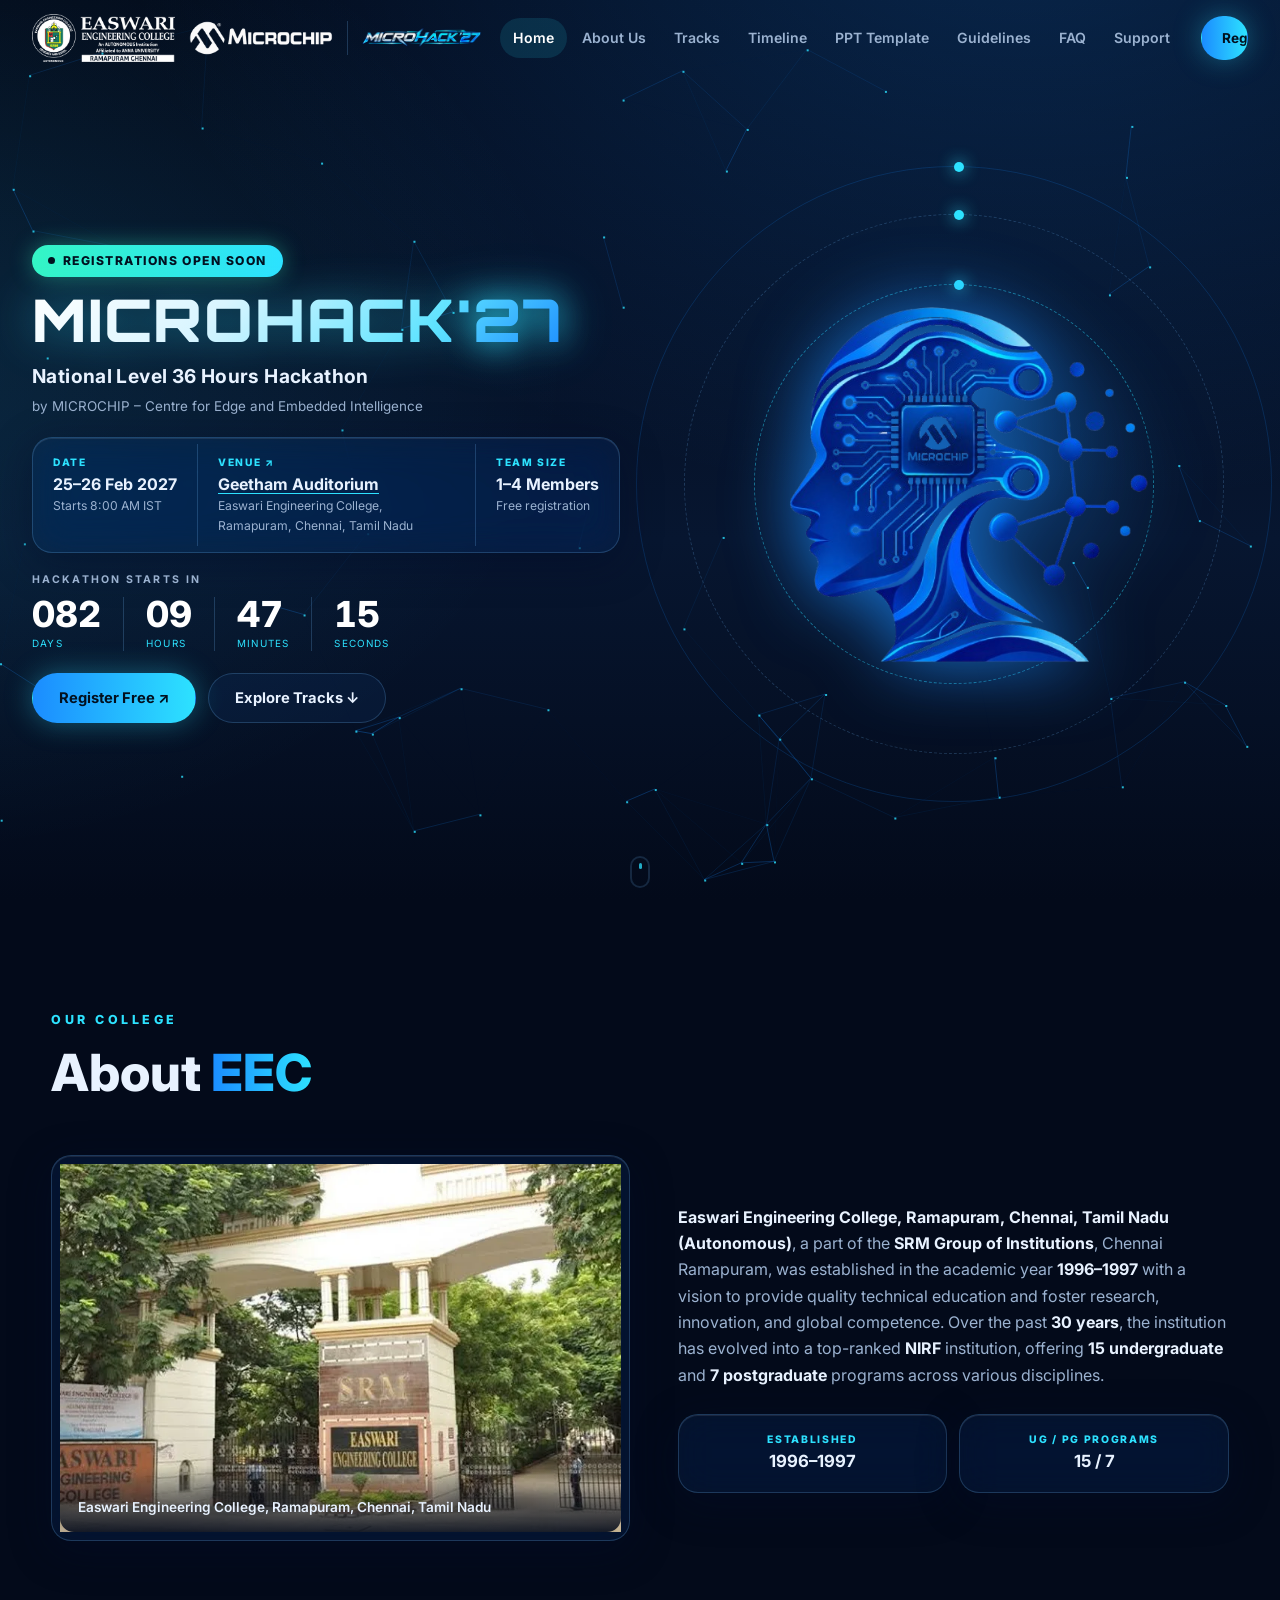
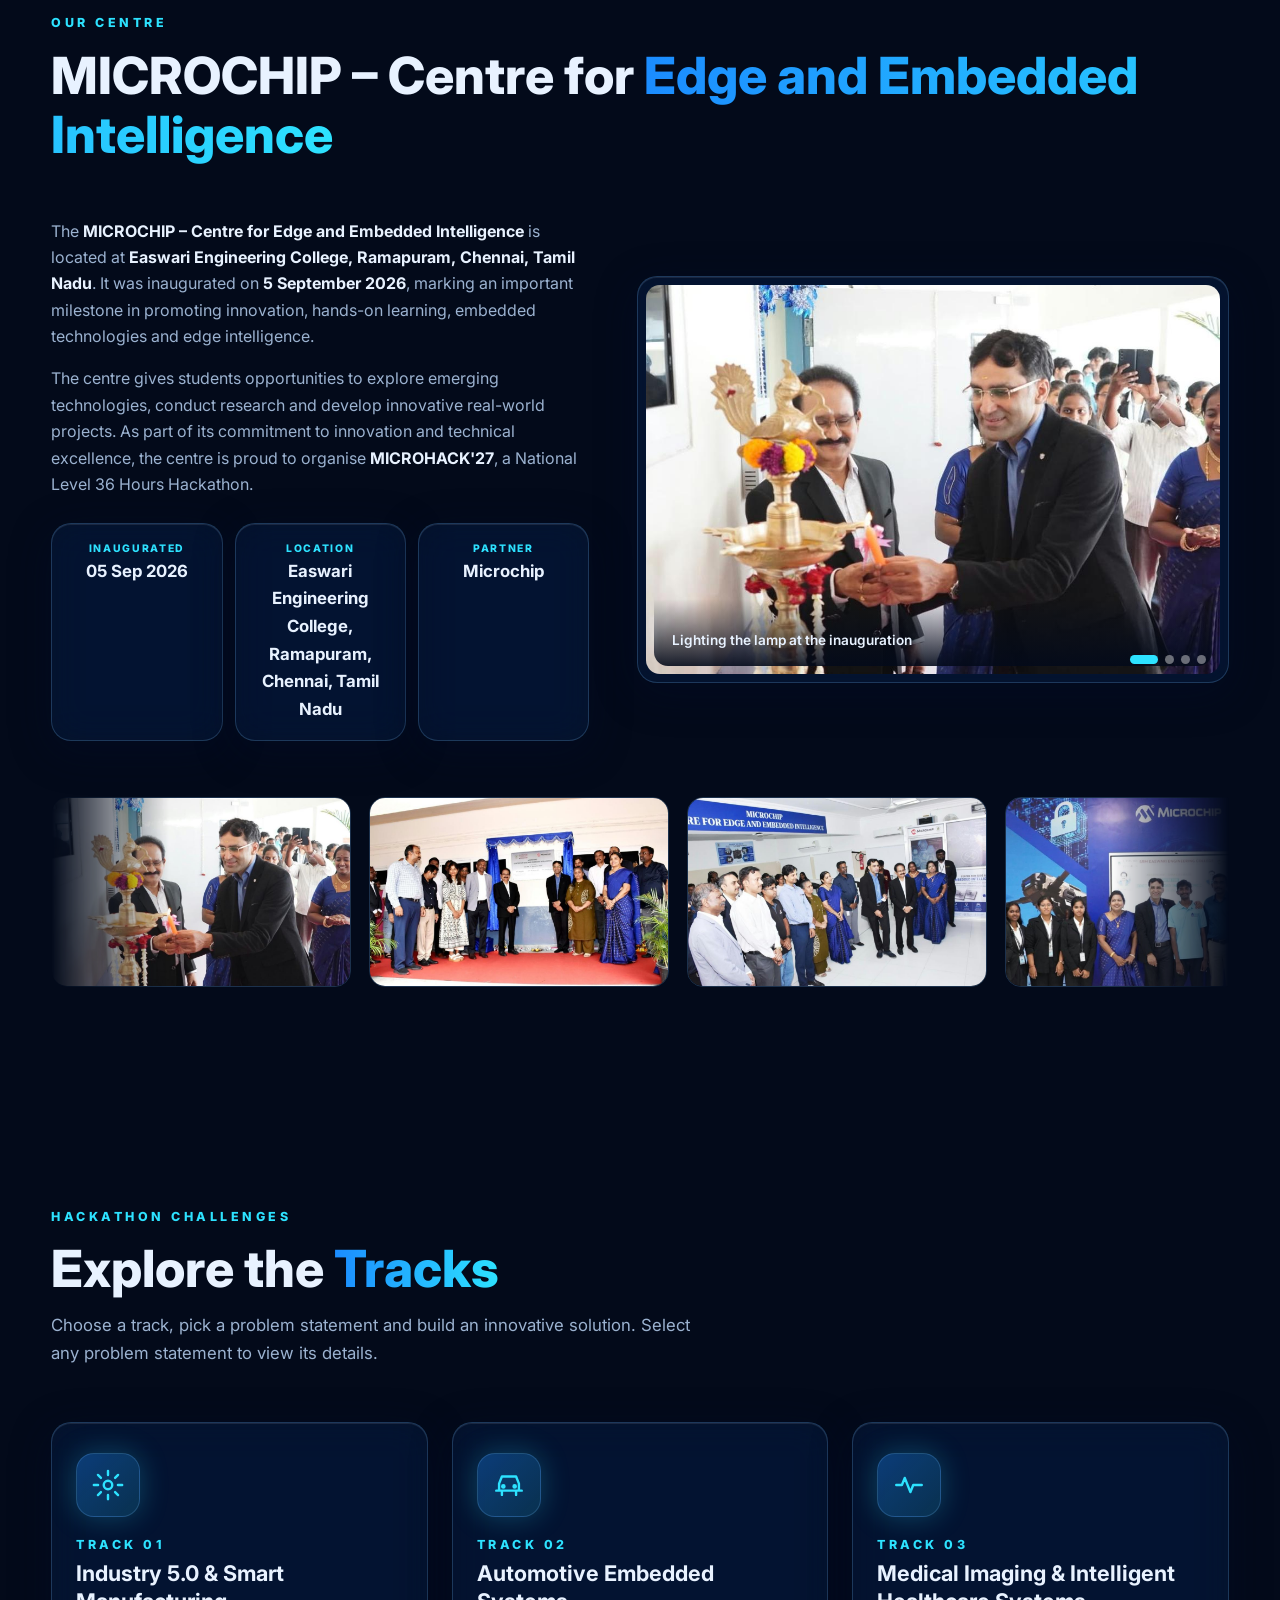
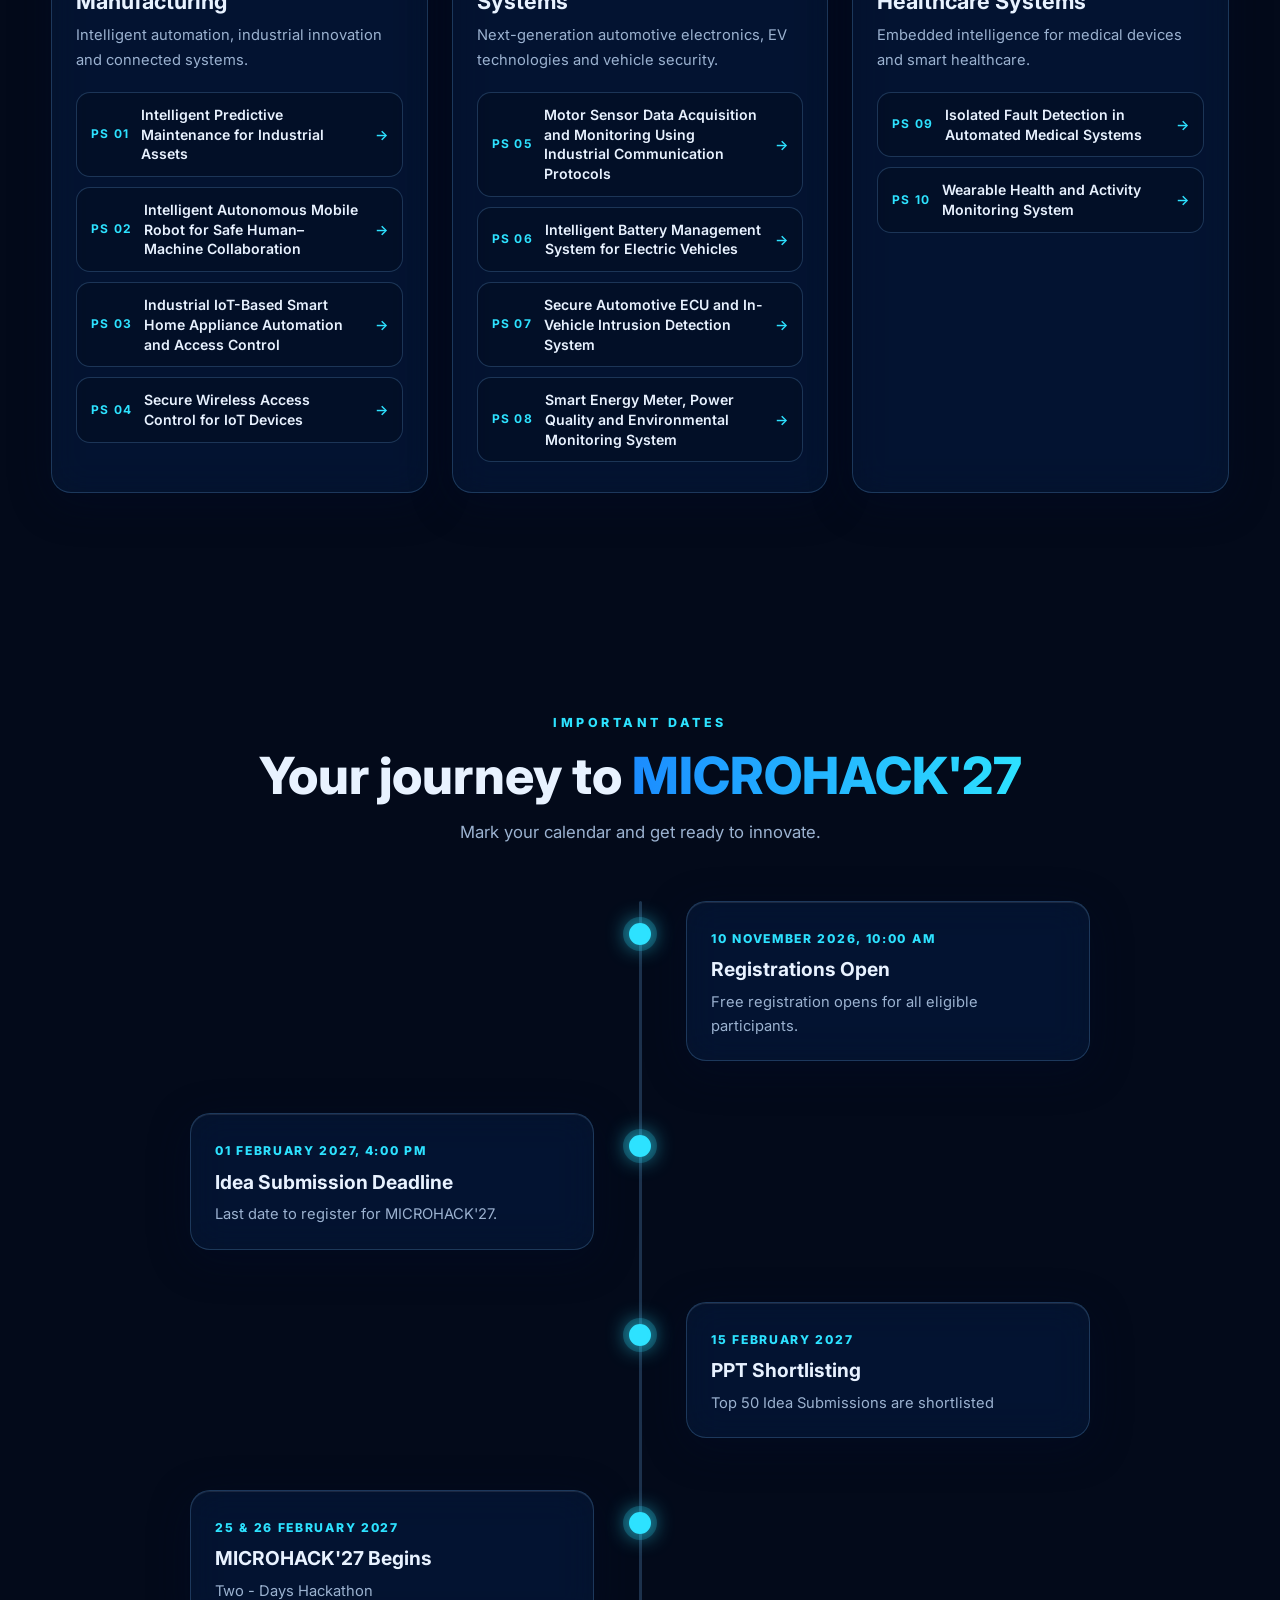
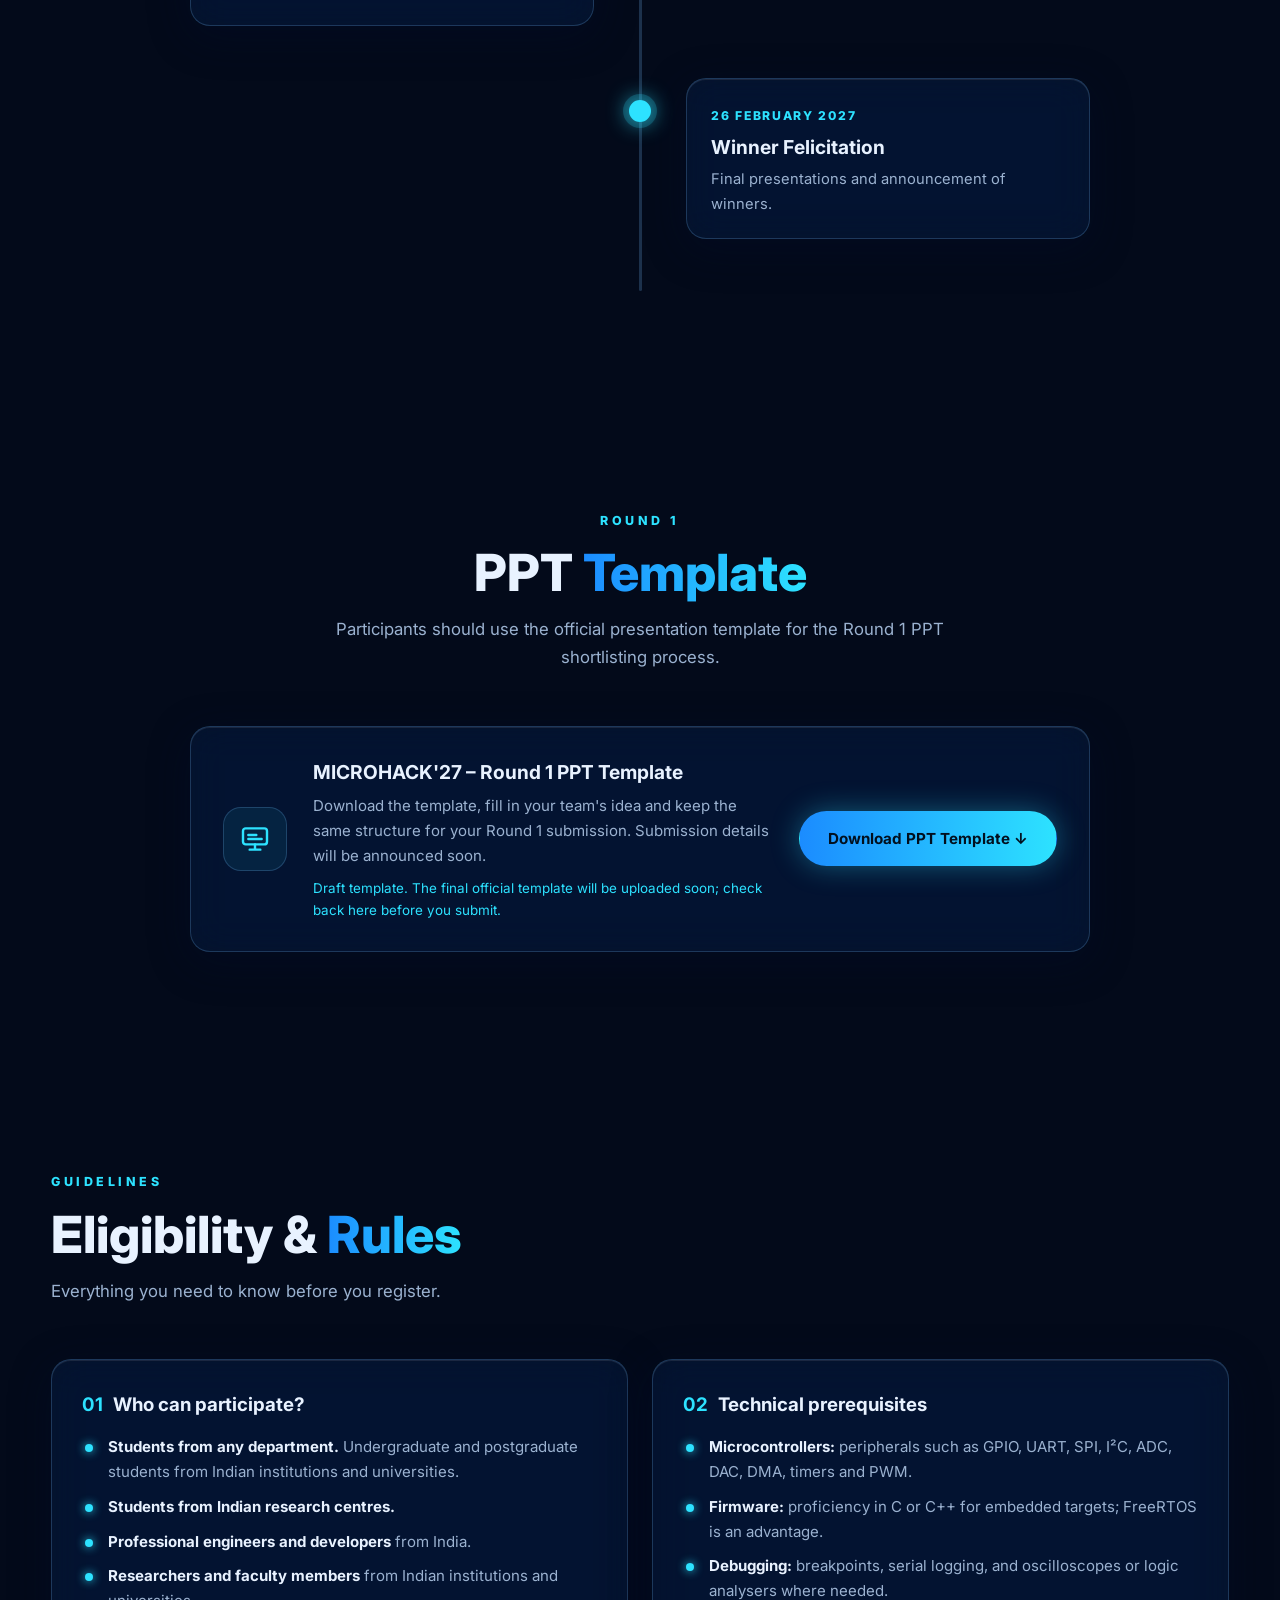
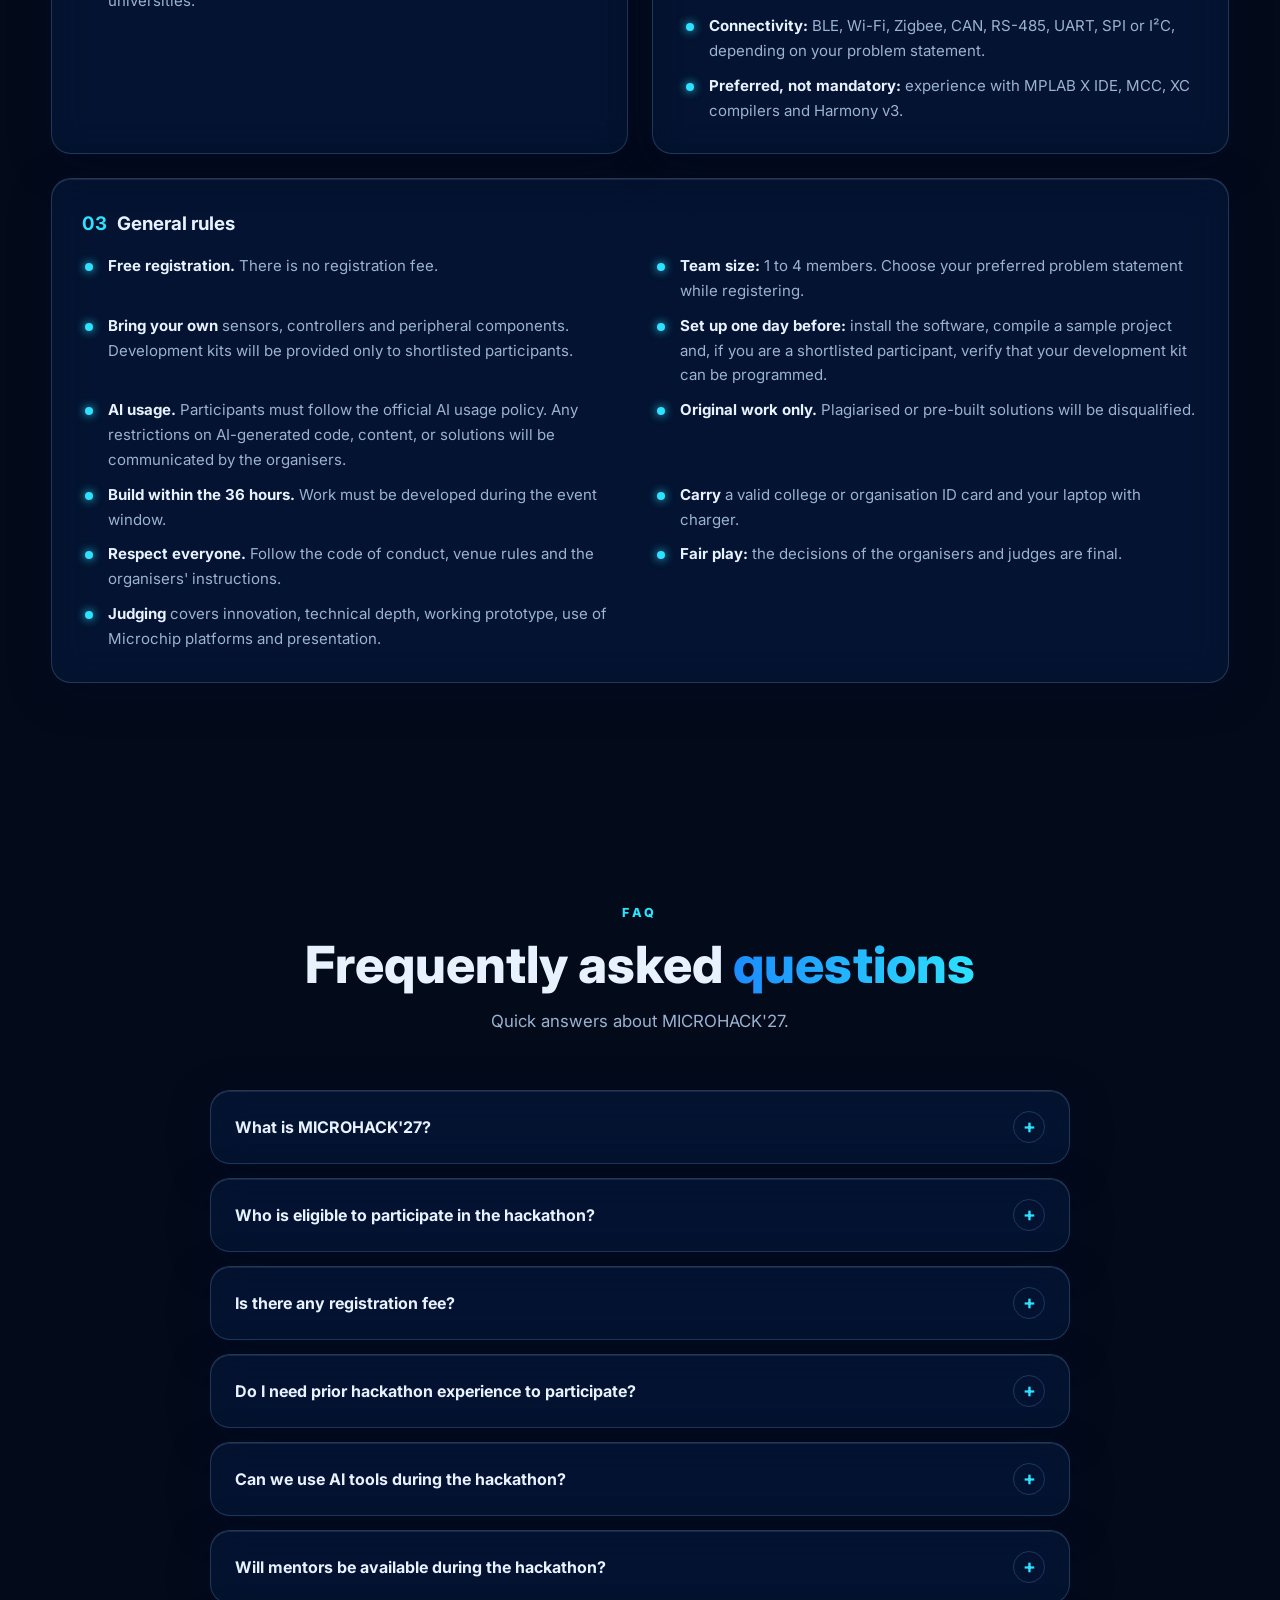
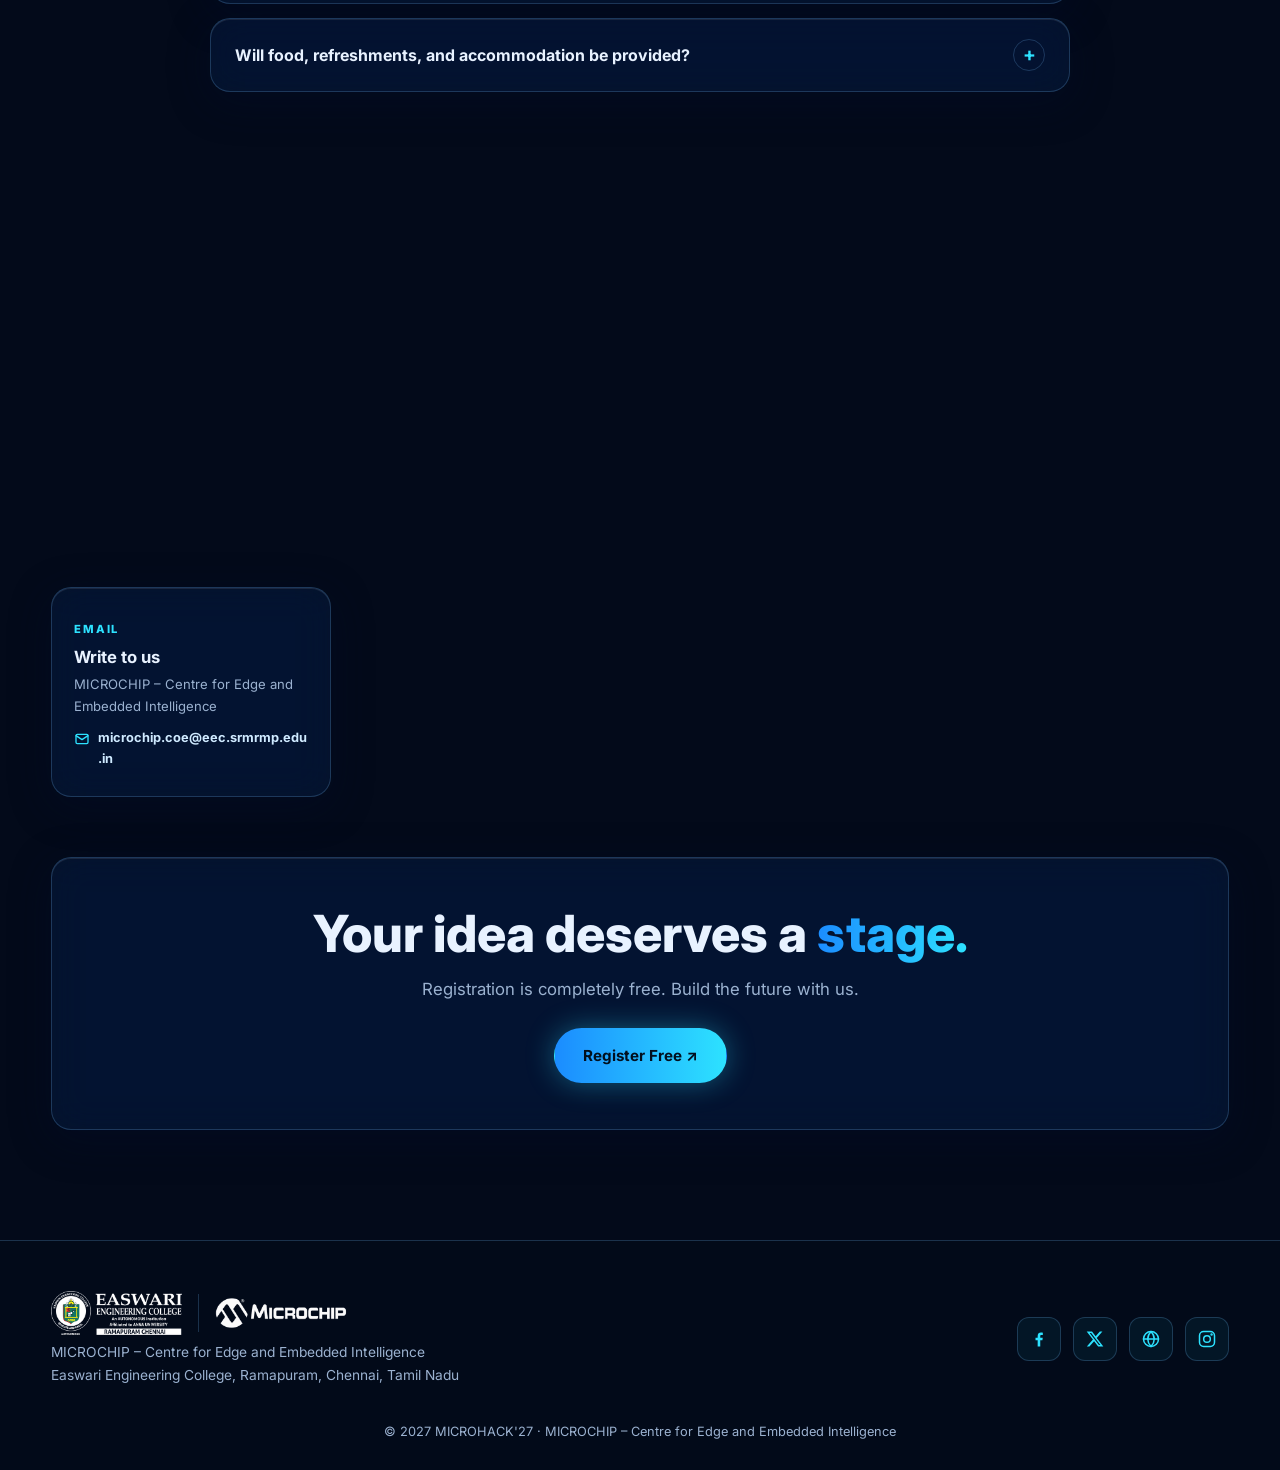
<file: index.html>
<!DOCTYPE html><html lang="en"><head><meta charset="UTF-8"><meta name="viewport" content="width=device-width,initial-scale=1"><title>MICROHACK'27 | National Level 36 Hours Hackathon</title><meta name="description" content="MICROHACK'27 – National Level 36 Hours Hackathon, 25–26 February 2027 at Easwari Engineering College, Ramapuram, Chennai, Tamil Nadu. Free registration."><meta name="theme-color" content="#030a1a"><link rel="icon" type="image/png" sizes="32x32" href="assets/img/favicon-32.png"><link rel="icon" type="image/png" sizes="192x192" href="assets/img/favicon-192.png"><link rel="apple-touch-icon" href="assets/img/apple-touch-icon.png"><meta property="og:type" content="website"><meta property="og:site_name" content="MICROHACK'27"><meta property="og:title" content="MICROHACK'27 | National Level 36 Hours Hackathon"><meta property="og:description" content="National Level 36 Hours Hackathon, 25–26 February 2027 at Easwari Engineering College, Ramapuram, Chennai, Tamil Nadu. Free registration."><meta property="og:image" content="https://microhack27.github.io/assets/img/og-image.jpg"><meta property="og:url" content="https://microhack27.github.io/"><meta name="twitter:card" content="summary_large_image"><meta name="twitter:title" content="MICROHACK'27 | National Level 36 Hours Hackathon"><meta name="twitter:description" content="National Level 36 Hours Hackathon, 25–26 February 2027 at Easwari Engineering College, Ramapuram, Chennai, Tamil Nadu. Free registration."><meta name="twitter:image" content="https://microhack27.github.io/assets/img/og-image.jpg"><link rel="preconnect" href="https://fonts.googleapis.com"><link rel="preconnect" href="https://fonts.gstatic.com" crossorigin><link href="https://fonts.googleapis.com/css2?family=Inter:wght@400;500;600;700;800;900&family=Orbitron:wght@700;800;900&display=swap" rel="stylesheet"><link rel="stylesheet" href="css/style.css"></head><body><a class="skip" href="#home">Skip to content</a><div id="prog"></div><div class="cur" aria-hidden="true"></div><div class="cur2" aria-hidden="true"></div><nav><div class="wrap"><a class="brand" href="#home" aria-label="MICROHACK'27 home"><img src="assets/img/easwari-logo.png" width="420" height="141" alt="Easwari Engineering College logo"><img src="assets/img/microchip-logo.png" width="420" height="140" alt="Microchip logo"><span class="sep"></span><img class="mh" width="1000" height="333" src="assets/img/microhack27-logo.png" alt="MICROHACK'27"></a>
<div class="links" id="links"><a href="#home">Home</a><a href="#about">About Us</a><a href="#tracks">Tracks</a><a href="#timeline">Timeline</a><a href="#ppt">PPT Template</a><a href="#guidelines">Guidelines</a><a href="#faq">FAQ</a><a href="#support">Support</a><a class="mreg" href="https://docs.google.com/forms/d/e/1FAIpQLSdKbUGo10ZdioGiEhTazxgl5JbF2qxyC5CixQR0mYnGfbqOoQ/viewform?usp=header" target="_blank" rel="noopener">Register Free ↗</a></div>
<a class="btn p navbtn" href="https://docs.google.com/forms/d/e/1FAIpQLSdKbUGo10ZdioGiEhTazxgl5JbF2qxyC5CixQR0mYnGfbqOoQ/viewform?usp=header" target="_blank" rel="noopener">Register Free ↗</a><button class="burger" id="bg" aria-label="Open menu" aria-expanded="false" aria-controls="links">☰</button></div></nav>
<section id="home"><canvas id="cv"></canvas><div class="wrap hero"><div class="hero-main">
<div class="free load"><i></i>Registrations open soon</div>
<h1 class="hero-title load" style="animation-delay:.15s">MICROHACK<span class="accent">'27</span></h1>
<p class="sub load" style="animation-delay:.3s">National Level 36 Hours Hackathon</p><p class="by load" style="animation-delay:.4s">by MICROCHIP – Centre for Edge and Embedded Intelligence</p>
<div class="info glass load" style="animation-delay:.5s"><div><small>Date</small><b>25–26 Feb 2027</b><span>Starts 8:00 AM IST</span></div><a href="https://maps.app.goo.gl/cnPQGekzFcbZwpG28" target="_blank" rel="noopener"><small>Venue ↗</small><b>Geetham Auditorium</b><span>Easwari Engineering College, Ramapuram, Chennai, Tamil Nadu</span></a><div><small>Team Size</small><b>1–4 Members</b><span>Free registration</span></div></div>
<div class="cd load" style="animation-delay:.6s" id="cd"><small>HACKATHON STARTS IN</small><div><b id="d">000</b><span>DAYS</span></div><div><b id="h">00</b><span>HOURS</span></div><div><b id="m">00</b><span>MINUTES</span></div><div><b id="s">00</b><span>SECONDS</span></div></div>
<div class="cta load" style="animation-delay:.7s"><a class="btn p" href="https://docs.google.com/forms/d/e/1FAIpQLSdKbUGo10ZdioGiEhTazxgl5JbF2qxyC5CixQR0mYnGfbqOoQ/viewform?usp=header" target="_blank" rel="noopener">Register Free ↗</a><a class="btn s" href="#tracks">Explore Tracks ↓</a></div></div>
<div class="orb load" style="animation-delay:.4s"><i></i><i></i><i></i><img src="assets/img/microchip-hero.png" width="523" height="477" alt="Microchip"></div></div><div class="scroll"></div></section>

<section id="about"><div class="wrap"><div class="head rv"><p class="eyebrow">Our College</p><h2>About <em>EEC</em></h2></div>
<div class="about eec"><div class="glass slider eecimg rv l"><img src="assets/img/easwari-entrance.png" width="750" height="500" alt="Entrance of Easwari Engineering College, Ramapuram, Chennai, Tamil Nadu" loading="lazy"><div class="cap">Easwari Engineering College, Ramapuram, Chennai, Tamil Nadu</div></div>
<div class="rv r"><p><b>Easwari Engineering College, Ramapuram, Chennai, Tamil Nadu (Autonomous)</b>, a part of the <b>SRM Group of Institutions</b>, Chennai Ramapuram, was established in the academic year <b>1996–1997</b> with a vision to provide quality technical education and foster research, innovation, and global competence. Over the past <b>30 years</b>, the institution has evolved into a top-ranked <b>NIRF</b> institution, offering <b>15 undergraduate</b> and <b>7 postgraduate</b> programs across various disciplines.</p>
<div class="stats"><div class="glass"><small>ESTABLISHED</small><b>1996–1997</b></div><div class="glass"><small>UG / PG PROGRAMS</small><b>15 / 7</b></div></div></div></div>
<div class="head rv" style="margin-top:72px"><p class="eyebrow">Our Centre</p><h2>MICROCHIP – Centre for <em>Edge and Embedded Intelligence</em></h2></div>
<div class="about"><div class="rv l"><p>The <b>MICROCHIP – Centre for Edge and Embedded Intelligence</b> is located at <b>Easwari Engineering College, Ramapuram, Chennai, Tamil Nadu</b>. It was inaugurated on <b>5 September 2026</b>, marking an important milestone in promoting innovation, hands-on learning, embedded technologies and edge intelligence.</p>
<p>The centre gives students opportunities to explore emerging technologies, conduct research and develop innovative real-world projects. As part of its commitment to innovation and technical excellence, the centre is proud to organise <b>MICROHACK'27</b>, a National Level 36 Hours Hackathon.</p>
<div class="stats"><div class="glass"><small>INAUGURATED</small><b>05 Sep 2026</b></div><div class="glass"><small>LOCATION</small><b>Easwari Engineering College, Ramapuram, Chennai, Tamil Nadu</b></div><div class="glass"><small>PARTNER</small><b>Microchip</b></div></div></div>
<div class="glass slider rv r" id="sl"><div class="sl on"><img src="assets/img/lab-inauguration-1.jpg" alt="Lighting the lamp at the inauguration"><div class="cap">Lighting the lamp at the inauguration</div></div><div class="sl"><img src="assets/img/lab-inauguration-2.jpg" alt="Unveiling the centre's plaque"><div class="cap">Unveiling the centre's plaque</div></div><div class="sl"><img src="assets/img/lab-inauguration-3.jpg" alt="The MICROCHIP – Centre for Edge and Embedded Intelligence"><div class="cap">The MICROCHIP – Centre for Edge and Embedded Intelligence</div></div><div class="sl"><img src="assets/img/lab-inauguration-4.jpg" alt="Students and Microchip representatives"><div class="cap">Students and Microchip representatives</div></div><div class="dots"><button class="on" aria-label="Slide 1"></button><button class="" aria-label="Slide 2"></button><button class="" aria-label="Slide 3"></button><button class="" aria-label="Slide 4"></button></div></div></div>
<div class="marq rv"><div class="mt"><img src="assets/img/lab-inauguration-1.jpg" alt="Inauguration of the MICROCHIP Centre, photo 1" loading="lazy"><img src="assets/img/lab-inauguration-2.jpg" alt="Inauguration of the MICROCHIP Centre, photo 2" loading="lazy"><img src="assets/img/lab-inauguration-3.jpg" alt="Inauguration of the MICROCHIP Centre, photo 3" loading="lazy"><img src="assets/img/lab-inauguration-4.jpg" alt="Inauguration of the MICROCHIP Centre, photo 4" loading="lazy"><img src="assets/img/lab-inauguration-1.jpg" alt="Inauguration of the MICROCHIP Centre, photo 1" loading="lazy"><img src="assets/img/lab-inauguration-2.jpg" alt="Inauguration of the MICROCHIP Centre, photo 2" loading="lazy"><img src="assets/img/lab-inauguration-3.jpg" alt="Inauguration of the MICROCHIP Centre, photo 3" loading="lazy"><img src="assets/img/lab-inauguration-4.jpg" alt="Inauguration of the MICROCHIP Centre, photo 4" loading="lazy"></div></div></div></section>

<section id="tracks"><div class="wrap"><div class="head rv"><p class="eyebrow">Hackathon Challenges</p><h2>Explore the <em>Tracks</em></h2><p class="lead">Choose a track, pick a problem statement and build an innovative solution. Select any problem statement to view its details.</p></div>
<div class="tw rv"><div class="ts" id="ts"></div></div></div></section>

<section id="timeline"><div class="wrap"><div class="head center rv"><p class="eyebrow">Important Dates</p><h2>Your journey to <em>MICROHACK'27</em></h2><p class="lead">Mark your calendar and get ready to innovate.</p></div><div class="tl" id="tl"><div class="fill" id="fill"></div><div class="ti2 rv"><span class="dot"></span><div class="glass"><small>10 NOVEMBER 2026, 10:00 AM</small><h3>Registrations Open</h3><p>Free registration opens for all eligible participants.</p></div></div><div class="ti2 rv"><span class="dot"></span><div class="glass"><small>01 FEBRUARY 2027, 4:00 PM</small><h3>Idea Submission Deadline</h3><p>Last date to register for MICROHACK'27.</p></div></div><div class="ti2 rv"><span class="dot"></span><div class="glass"><small>15 FEBRUARY 2027</small><h3>PPT Shortlisting</h3><p>Top 50 Idea Submissions are shortlisted</p></div></div><div class="ti2 rv"><span class="dot"></span><div class="glass"><small>25 &amp; 26 FEBRUARY 2027</small><h3>MICROHACK'27 Begins</h3><p>Two - Days Hackathon</p></div></div><div class="ti2 rv"><span class="dot"></span><div class="glass"><small>26 FEBRUARY 2027</small><h3>Winner Felicitation</h3><p>Final presentations and announcement of winners.</p></div></div></div></div></section>

<section id="ppt"><div class="wrap"><div class="head center rv"><p class="eyebrow">Round 1</p><h2>PPT <em>Template</em></h2><p class="lead">Participants should use the official presentation template for the Round 1 PPT shortlisting process.</p></div>
<div class="glass pptc rv"><div class="pptic" aria-hidden="true"><svg viewBox="0 0 24 24"><rect x="3" y="4" width="18" height="12" rx="2"/><path d="M8 20h8M12 16v4M7 9h6M7 12h10"/></svg></div><div class="pptx"><h3>MICROHACK'27 – Round 1 PPT Template</h3><p>Download the template, fill in your team's idea and keep the same structure for your Round 1 submission. Submission details will be announced soon.</p><p class="note">Draft template. The final official template will be uploaded soon; check back here before you submit.</p></div><a class="btn p" id="pptdl" href="assets/files/microhack27-ppt-template.pptx" download>Download PPT Template ↓</a></div></div></section>

<section id="guidelines"><div class="wrap"><div class="head rv"><p class="eyebrow">Guidelines</p><h2>Eligibility &amp; <em>Rules</em></h2><p class="lead">Everything you need to know before you register.</p></div>
<div class="gg"><div class="glass gc rv"><h3><span>01</span> Who can participate?</h3><ul><li><b>Students from any department.</b> Undergraduate and postgraduate students from Indian institutions and universities.</li><li><b>Students from Indian research centres.</b></li><li><b>Professional engineers and developers</b> from India.</li><li><b>Researchers and faculty members</b> from Indian institutions and universities.</li></ul></div><div class="glass gc rv" style="--d:.1s"><h3><span>02</span> Technical prerequisites</h3><ul><li><b>Microcontrollers:</b> peripherals such as GPIO, UART, SPI, I²C, ADC, DAC, DMA, timers and PWM.</li><li><b>Firmware:</b> proficiency in C or C++ for embedded targets; FreeRTOS is an advantage.</li><li><b>Debugging:</b> breakpoints, serial logging, and oscilloscopes or logic analysers where needed.</li><li><b>Connectivity:</b> BLE, Wi-Fi, Zigbee, CAN, RS-485, UART, SPI or I²C, depending on your problem statement.</li><li><b>Preferred, not mandatory:</b> experience with MPLAB X IDE, MCC, XC compilers and Harmony v3.</li></ul></div>
<div class="glass gc full rv"><h3><span>03</span> General rules</h3><ul><li><b>Free registration.</b> There is no registration fee.</li><li><b>Team size:</b> 1 to 4 members. Choose your preferred problem statement while registering.</li><li><b>Bring your own</b> sensors, controllers and peripheral components. Development kits will be provided only to shortlisted participants.</li><li><b>Set up one day before:</b> install the software, compile a sample project and, if you are a shortlisted participant, verify that your development kit can be programmed.</li><li><b>AI usage.</b> Participants must follow the official AI usage policy. Any restrictions on AI-generated code, content, or solutions will be communicated by the organisers.</li><li><b>Original work only.</b> Plagiarised or pre-built solutions will be disqualified.</li><li><b>Build within the 36 hours.</b> Work must be developed during the event window.</li><li><b>Carry</b> a valid college or organisation ID card and your laptop with charger.</li><li><b>Respect everyone.</b> Follow the code of conduct, venue rules and the organisers' instructions.</li><li><b>Fair play:</b> the decisions of the organisers and judges are final.</li><li><b>Judging</b> covers innovation, technical depth, working prototype, use of Microchip platforms and presentation.</li></ul></div></div></div></section>

<section id="faq"><div class="wrap"><div class="head center rv"><p class="eyebrow">FAQ</p><h2>Frequently asked <em>questions</em></h2><p class="lead">Quick answers about MICROHACK'27.</p></div><div class="faq"><details class="glass fq rv" name="faq"><summary>What is MICROHACK'27?</summary><div class="fa"><p>MICROHACK'27 is a National Level 36 Hours Hackathon organised by the MICROCHIP – Centre for Edge and Embedded Intelligence at Easwari Engineering College, Ramapuram, Chennai, Tamil Nadu. It begins on 25 February 2027 at 8:00 AM IST and winners are announced on 26 February 2027.</p></div></details><details class="glass fq rv" name="faq"><summary>Who is eligible to participate in the hackathon?</summary><div class="fa"><p>Students from any department, undergraduate and postgraduate students from Indian institutions and universities, students from Indian research centres, professional engineers and developers from India, and researchers and faculty members from Indian institutions and universities.</p></div></details><details class="glass fq rv" name="faq"><summary>Is there any registration fee?</summary><div class="fa"><p>No. Registration for MICROHACK'27 is completely free.</p></div></details><details class="glass fq rv" name="faq"><summary>Do I need prior hackathon experience to participate?</summary><div class="fa"><p>Prior hackathon experience is not listed as an eligibility requirement. The technical prerequisites are listed in the Guidelines section. Further details will be announced soon.</p></div></details><details class="glass fq rv" name="faq"><summary>Can we use AI tools during the hackathon?</summary><div class="fa"><p>Participants must follow the official AI usage policy. Any restrictions on AI-generated code, content, or solutions will be communicated by the organisers.</p></div></details><details class="glass fq rv" name="faq"><summary>Will mentors be available during the hackathon?</summary><div class="fa"><p>Details will be announced soon.</p></div></details><details class="glass fq rv" name="faq"><summary>Will food, refreshments, and accommodation be provided?</summary><div class="fa"><p>Details will be announced soon.</p></div></details><details class="glass fq rv" name="faq"><summary>What We Provide</summary><div class="fa"><p>Development kits will be provided only to shortlisted participants.</p><p style="margin-top:14px"><b style="color:var(--text)">What Participants Should Bring</b></p><ul class="bl" style="margin-top:8px"><li>→ <b>Laptop and charger.</b> See the laptop requirements below.</li><li>→ <b>Required sensors, controllers and peripheral components for this problem statement</b></li></ul></div></details></div></div></section>

<section id="support"><div class="wrap"><div class="head center rv"><p class="eyebrow">Support</p><h2>Need <em>help?</em></h2><p class="lead">Reach out to our coordinators for any questions.</p></div><div class="sg"><div class="glass sc rv" style="--d:.3s"><small>EMAIL</small><h3>Write to us</h3><p>MICROCHIP – Centre for Edge and Embedded Intelligence</p><a href="mailto:microchip.coe@eec.srmrmp.edu.in"><svg viewBox="0 0 24 24"><rect x="3" y="5" width="18" height="14" rx="2"/><path d="m3 7 9 6 9-6"/></svg><span>microchip.coe@eec.srmrmp.edu.in</span></a></div></div>
<div class="glass cb rv"><h2>Your idea deserves a <em>stage.</em></h2><p class="lead" style="margin:0 auto 24px">Registration is completely free. Build the future with us.</p><a class="btn p" href="https://docs.google.com/forms/d/e/1FAIpQLSdKbUGo10ZdioGiEhTazxgl5JbF2qxyC5CixQR0mYnGfbqOoQ/viewform?usp=header" target="_blank" rel="noopener">Register Free ↗</a></div></div></section>
<footer><div class="wrap"><div class="fg"><div><div class="fl"><img src="assets/img/easwari-logo.png" width="420" height="141" alt="Easwari Engineering College logo"><span class="sep"></span><img src="assets/img/microchip-logo.png" width="420" height="140" alt="Microchip logo"></div><p>MICROCHIP – Centre for Edge and Embedded Intelligence<br>Easwari Engineering College, Ramapuram, Chennai, Tamil Nadu</p></div>
<div class="soc"><a href="https://www.facebook.com/SRMEaswariOfficial" target="_blank" rel="noopener" aria-label="Facebook" title="Facebook"><svg viewBox="0 0 24 24"><path d="M13.5 21v-7.5h2.6l.4-3h-3V8.6c0-.9.3-1.5 1.5-1.5h1.6V4.4c-.3 0-1.2-.1-2.3-.1-2.3 0-3.9 1.4-3.9 4v2.2H7.8v3h2.6V21z"/></svg></a><a href="https://twitter.com/srm_easwari" target="_blank" rel="noopener" aria-label="X" title="X"><svg viewBox="0 0 24 24"><path d="M17.8 3h3.1l-6.8 7.7L22 21h-6.2l-4.9-6.4L5.3 21H2.2l7.3-8.3L2 3h6.4l4.4 5.8zm-1.1 16.2h1.7L7.4 4.7H5.6z"/></svg></a><a href="https://srmeaswari.ac.in/" target="_blank" rel="noopener" aria-label="College Website" title="College Website"><svg class="st" viewBox="0 0 24 24"><circle cx="12" cy="12" r="9"/><path d="M3 12h18M12 3c2.6 2.8 3.9 5.8 3.9 9s-1.3 6.2-3.9 9c-2.6-2.8-3.9-5.8-3.9-9S9.4 5.8 12 3z"/></svg></a><a href="https://www.instagram.com/srmeaswari/" target="_blank" rel="noopener" aria-label="Instagram" title="Instagram"><svg class="st" viewBox="0 0 24 24"><rect x="3" y="3" width="18" height="18" rx="5"/><circle cx="12" cy="12" r="4"/><circle cx="17.5" cy="6.5" r=".6" fill="currentColor"/></svg></a></div></div><p class="copy">© 2027 MICROHACK'27 · MICROCHIP – Centre for Edge and Embedded Intelligence</p></div></footer><script src="js/data.js"></script><script src="js/main.js"></script>
</body></html>
</file>
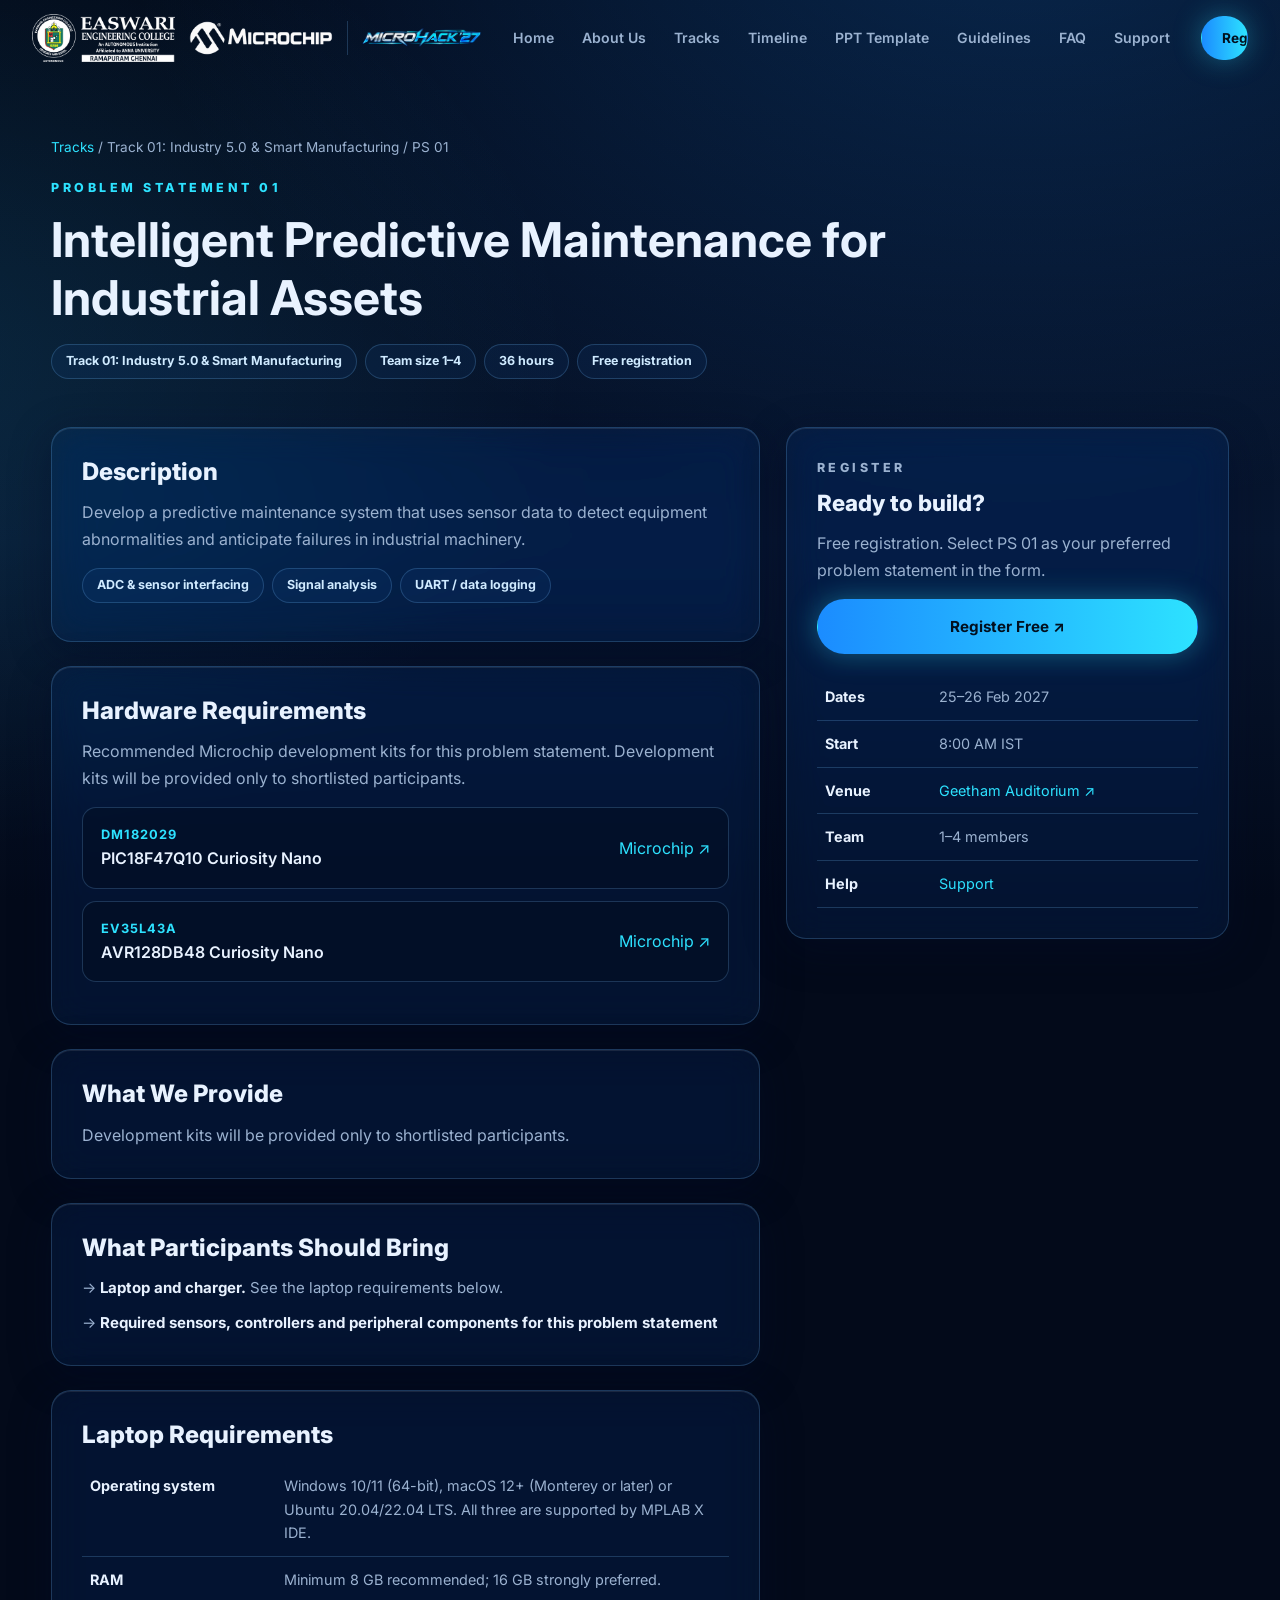
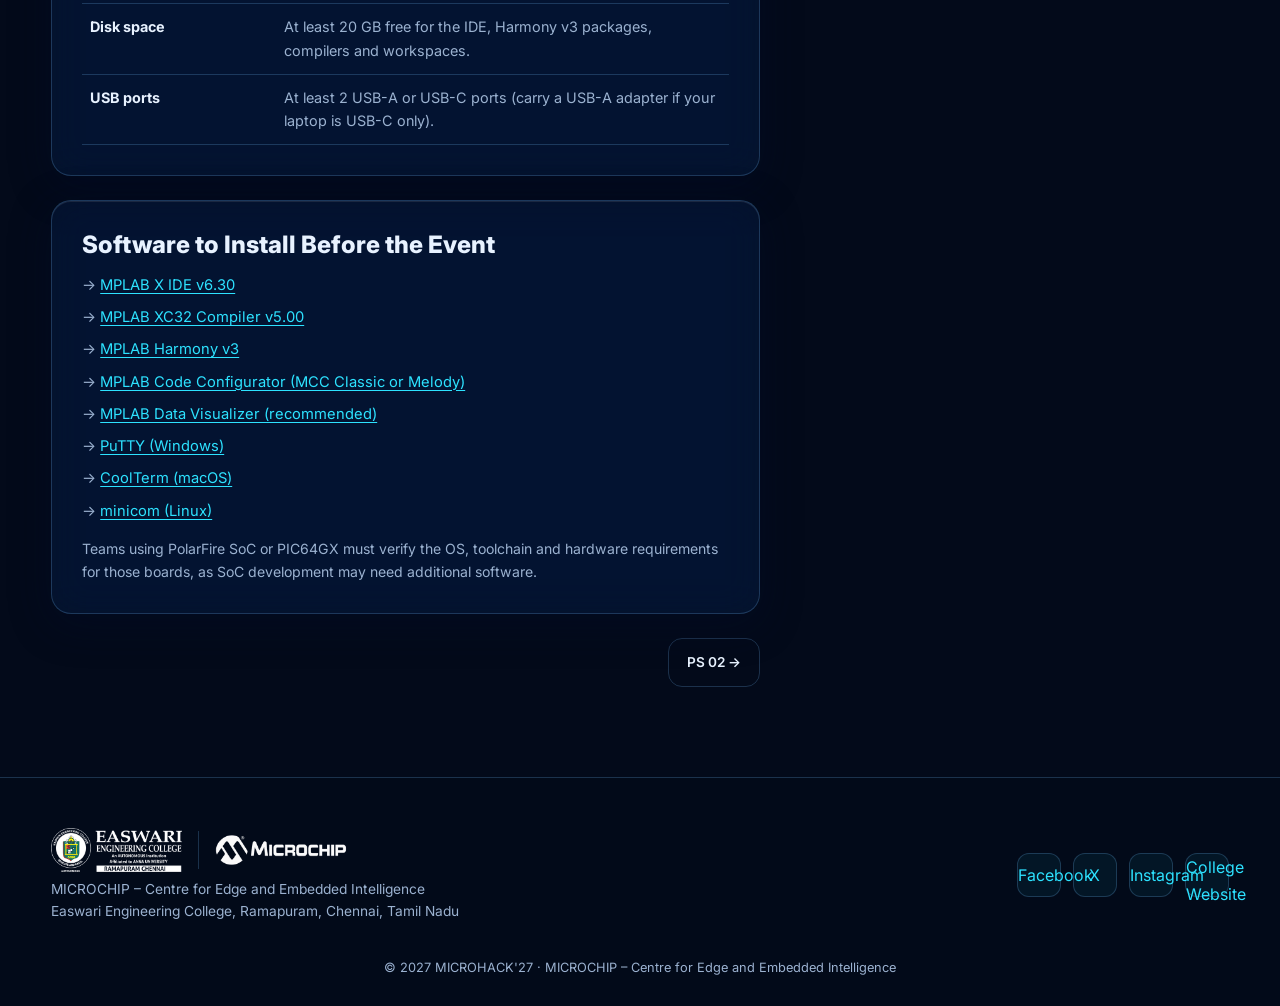
<file: ps.html>
<!DOCTYPE html><html lang="en"><head><meta charset="UTF-8"><meta name="viewport" content="width=device-width,initial-scale=1"><title>Problem Statement | MICROHACK'27</title><meta name="description" content="MICROHACK'27 – National Level 36 Hours Hackathon, 25–26 February 2027 at Easwari Engineering College, Ramapuram, Chennai, Tamil Nadu. Free registration."><meta name="theme-color" content="#030a1a"><link rel="icon" type="image/png" sizes="32x32" href="assets/img/favicon-32.png"><link rel="icon" type="image/png" sizes="192x192" href="assets/img/favicon-192.png"><link rel="apple-touch-icon" href="assets/img/apple-touch-icon.png"><meta property="og:type" content="website"><meta property="og:site_name" content="MICROHACK'27"><meta property="og:title" content="Problem Statement | MICROHACK'27"><meta property="og:description" content="National Level 36 Hours Hackathon, 25–26 February 2027 at Easwari Engineering College, Ramapuram, Chennai, Tamil Nadu. Free registration."><meta property="og:image" content="https://microhack27.github.io/assets/img/og-image.jpg"><meta property="og:url" content="https://microhack27.github.io/"><meta name="twitter:card" content="summary_large_image"><meta name="twitter:title" content="Problem Statement | MICROHACK'27"><meta name="twitter:description" content="National Level 36 Hours Hackathon, 25–26 February 2027 at Easwari Engineering College, Ramapuram, Chennai, Tamil Nadu. Free registration."><meta name="twitter:image" content="https://microhack27.github.io/assets/img/og-image.jpg"><link rel="preconnect" href="https://fonts.googleapis.com"><link href="https://fonts.googleapis.com/css2?family=Inter:wght@400;500;600;700;800&display=swap" rel="stylesheet"><link rel="stylesheet" href="css/style.css"></head><body><a class="skip" href="#app">Skip to content</a><div id="prog"></div><div class="cur" aria-hidden="true"></div><div class="cur2" aria-hidden="true"></div><nav><div class="wrap"><a class="brand" href="index.html#home" aria-label="MICROHACK'27 home"><img src="assets/img/easwari-logo.png" width="420" height="141" alt="Easwari Engineering College logo"><img src="assets/img/microchip-logo.png" width="420" height="140" alt="Microchip logo"><span class="sep"></span><img class="mh" width="1000" height="333" src="assets/img/microhack27-logo.png" alt="MICROHACK'27"></a>
<div class="links" id="links"><a href="index.html#home">Home</a><a href="index.html#about">About Us</a><a href="index.html#tracks">Tracks</a><a href="index.html#timeline">Timeline</a><a href="index.html#ppt">PPT Template</a><a href="index.html#guidelines">Guidelines</a><a href="index.html#faq">FAQ</a><a href="index.html#support">Support</a><a class="mreg" href="https://docs.google.com/forms/d/e/1FAIpQLSdKbUGo10ZdioGiEhTazxgl5JbF2qxyC5CixQR0mYnGfbqOoQ/viewform?usp=header" target="_blank" rel="noopener">Register Free ↗</a></div>
<a class="btn p navbtn" href="https://docs.google.com/forms/d/e/1FAIpQLSdKbUGo10ZdioGiEhTazxgl5JbF2qxyC5CixQR0mYnGfbqOoQ/viewform?usp=header" target="_blank" rel="noopener">Register Free ↗</a><button class="burger" id="bg" aria-label="Open menu" aria-expanded="false" aria-controls="links">☰</button></div></nav><div id="app"></div><footer><div class="wrap"><div class="fg"><div><div class="fl"><img src="assets/img/easwari-logo.png" width="420" height="141" alt="Easwari Engineering College logo"><span class="sep"></span><img src="assets/img/microchip-logo.png" width="420" height="140" alt="Microchip logo"></div><p>MICROCHIP – Centre for Edge and Embedded Intelligence<br>Easwari Engineering College, Ramapuram, Chennai, Tamil Nadu</p></div>
<div class="soc"><a href="https://www.facebook.com/SRMEaswariOfficial" target="_blank" rel="noopener">Facebook</a><a href="https://twitter.com/srm_easwari" target="_blank" rel="noopener">X</a><a href="https://www.instagram.com/srmeaswari/" target="_blank" rel="noopener">Instagram</a><a href="https://srmeaswari.ac.in/" target="_blank" rel="noopener">College Website</a></div></div><p class="copy">© 2027 MICROHACK'27 · MICROCHIP – Centre for Edge and Embedded Intelligence</p></div></footer><script src="js/data.js"></script><script src="js/main.js"></script></body></html>
</file>
<file: css/style.css>
@property --a{syntax:"<angle>";initial-value:0deg;inherits:false}
:root{--bg:#030a1a;--bg2:#071630;--blue:#1b8cff;--cyan:#2de2ff;--ice:#cfeaff;--text:#e8f2ff;--mute:#9bb2d0;--glass:rgba(24,70,140,.16);--line:rgba(120,190,255,.22);--r:20px;--ease:cubic-bezier(.22,1,.36,1);--nav:76px}
*{box-sizing:border-box;margin:0;padding:0}html{scroll-behavior:smooth;scroll-padding-top:var(--nav);width:100%;max-width:100%;overflow-x:hidden}
body{font-family:Inter,system-ui,sans-serif;background:var(--bg);color:var(--text);line-height:1.65;width:100%;max-width:100%;overflow-x:hidden;-webkit-font-smoothing:antialiased}
body:before{content:"";position:fixed;inset:0;z-index:-1;background:radial-gradient(900px 600px at 80% -10%,rgba(27,140,255,.22),transparent),radial-gradient(700px 500px at -10% 40%,rgba(45,226,255,.10),transparent),linear-gradient(180deg,var(--bg),var(--bg2) 60%,var(--bg))}
img{max-width:100%;height:auto;display:block}a{color:inherit;text-decoration:none}
.wrap{width:min(1180px,92%);margin:auto}section{padding:110px 0;position:relative;overflow:hidden}
.eyebrow{color:var(--cyan);font-size:.78rem;font-weight:800;letter-spacing:.28em;text-transform:uppercase;margin-bottom:12px}
h2{font-size:clamp(2rem,4.5vw,3.2rem);line-height:1.15;font-weight:800;margin-bottom:14px}h2 em{font-style:normal;background:linear-gradient(90deg,var(--blue),var(--cyan));-webkit-background-clip:text;background-clip:text;color:transparent}
.lead{color:var(--mute);max-width:660px;font-size:1.05rem}.head{margin-bottom:54px}.center{text-align:center}.center .lead{margin:auto}
.glass{background:var(--glass);border:1px solid var(--line);border-radius:var(--r);backdrop-filter:blur(18px) saturate(140%);-webkit-backdrop-filter:blur(18px) saturate(140%);box-shadow:0 10px 40px rgba(0,10,40,.45),inset 0 1px 0 rgba(255,255,255,.09)}
.btn{display:inline-flex;align-items:center;gap:8px;padding:14px 28px;border-radius:999px;font-weight:700;font-size:.95rem;border:1px solid transparent;transition:.35s var(--ease);position:relative;overflow:hidden;cursor:pointer}
.btn.p{background:linear-gradient(90deg,var(--blue),var(--cyan));color:#02101f;box-shadow:0 0 28px rgba(45,226,255,.35)}.btn.p:hover{transform:translateY(-3px);box-shadow:0 0 44px rgba(45,226,255,.6)}
.btn.s{border-color:var(--line);background:var(--glass);backdrop-filter:blur(10px)}.btn.s:hover{border-color:var(--cyan);transform:translateY(-3px);box-shadow:0 0 24px rgba(45,226,255,.25)}
.btn.p:after{content:"";position:absolute;top:0;left:-80%;width:50%;height:100%;background:linear-gradient(90deg,transparent,rgba(255,255,255,.55),transparent);transform:skewX(-20deg);animation:shine 3.4s infinite}
@keyframes shine{to{left:140%}}
/* nav */
#prog{position:fixed;top:0;left:0;height:3px;width:0;background:linear-gradient(90deg,var(--blue),var(--cyan));z-index:200;box-shadow:0 0 12px var(--cyan)}
nav{position:fixed;top:0;left:0;right:0;height:var(--nav);z-index:100;display:flex;align-items:center;transition:.4s var(--ease)}
nav.on{background:rgba(3,10,26,.72);backdrop-filter:blur(18px);border-bottom:1px solid var(--line)}
nav .wrap{display:flex;align-items:center;gap:18px;width:min(1320px,95%)}
.brand{display:flex;align-items:center;gap:14px;flex-shrink:0}.brand img{height:48px;width:auto;object-fit:contain}.brand .sep{width:1px;height:34px;background:var(--line)}.brand .mh{height:40px}
.links{display:flex;gap:2px;margin-left:auto}.links a{padding:8px 13px;border-radius:999px;font-size:.88rem;font-weight:600;color:var(--mute);transition:.3s}.links a:hover,.links a.act{color:#fff;background:rgba(45,226,255,.12)}
.navbtn{padding:10px 20px;font-size:.85rem}.burger{display:none;margin-left:auto;background:none;border:1px solid var(--line);color:#fff;width:44px;height:44px;border-radius:12px;font-size:1.3rem;cursor:pointer}
/* hero */
#home{min-height:100vh;min-height:100dvh;padding:calc(var(--nav) + 12px) 0 20px;display:flex;align-items:center;justify-content:center;position:relative;overflow:hidden;box-sizing:border-box}#cv{position:absolute;inset:0;width:100%;height:100%;z-index:0}
.hero{position:relative;z-index:1;display:grid;grid-template-columns:minmax(0,1.2fr) minmax(0,.8fr);gap:48px;align-items:center;width:min(1320px,95%);margin-inline:auto}
.hero-main{position:relative;z-index:2;min-width:0;max-width:660px}
.free{display:inline-flex;align-items:center;gap:8px;padding:6px 16px;border-radius:999px;font-weight:800;font-size:.76rem;letter-spacing:.12em;text-transform:uppercase;color:#02101f;background:linear-gradient(90deg,#34f5c5,var(--cyan));box-shadow:0 0 22px rgba(52,245,197,.38);margin-bottom:12px}
.free i{width:7px;height:7px;border-radius:50%;background:#02101f;animation:pulse 1.4s infinite}
@keyframes pulse{50%{transform:scale(1.8);opacity:.4}}
.hero-title{font-family:'Orbitron',Inter,system-ui,sans-serif;font-size:clamp(2.1rem,3.8vw,3.4rem);font-weight:900;letter-spacing:.03em;line-height:1.05;margin:0 0 8px;background:linear-gradient(135deg,#ffffff 0%,#d8f5ff 32%,#5fe3ff 68%,#1b8cff 100%);-webkit-background-clip:text;background-clip:text;-webkit-text-fill-color:transparent;color:transparent;filter:drop-shadow(0 0 22px rgba(45,226,255,.45));text-transform:uppercase}
.hero-title .accent{background:linear-gradient(135deg,#5fe3ff 0%,#1b8cff 100%);-webkit-background-clip:text;background-clip:text;-webkit-text-fill-color:transparent;filter:drop-shadow(0 0 16px rgba(45,226,255,.8))}
.sub{font-size:clamp(.92rem,1.35vw,1.15rem);font-weight:700;margin:0 0 3px;letter-spacing:.02em;color:var(--text)}.by{color:var(--mute);font-size:clamp(.8rem,1.05vw,.9rem);margin-bottom:14px}
.info{display:grid;grid-template-columns:repeat(3,minmax(0,1fr));gap:10px;margin-bottom:10px}.info .glass{padding:10px 14px;display:flex;flex-direction:column;justify-content:center;min-width:0;transition:.35s var(--ease)}.info .glass:hover{transform:translateY(-4px);border-color:var(--cyan)}
.info small{display:block;color:var(--cyan);font-size:.62rem;font-weight:800;letter-spacing:.16em;text-transform:uppercase}.info b{font-size:.92rem;display:block;line-height:1.25;margin-top:1px}.info span{font-size:.72rem;color:var(--mute);display:block;margin-top:1px}.info a b{text-decoration:underline;text-decoration-color:var(--cyan);text-underline-offset:3px}.w2{grid-column:span 2}
.cd{display:grid;grid-template-columns:repeat(4,minmax(0,1fr));gap:8px;padding:10px 16px;margin-bottom:14px;width:100%;align-items:center}.cd small{grid-column:1/-1;font-size:.62rem;letter-spacing:.18em;color:var(--mute);font-weight:700;margin-bottom:2px;text-align:left}.cd div{text-align:center;min-width:0}.cd b{font-size:1.45rem;font-weight:800;display:block;line-height:1;font-variant-numeric:tabular-nums}.cd span{font-size:.58rem;letter-spacing:.12em;color:var(--cyan);display:block;margin-top:2px}
.cta{display:flex;gap:12px;flex-wrap:wrap;align-items:center}.cta .btn{padding:10px 22px;font-size:.88rem}
.orb{position:relative;display:grid;place-items:center;aspect-ratio:1;max-width:min(390px,42vh);max-height:min(390px,42vh);width:100%;margin:0 auto;justify-self:center}.orb img{width:62%;height:auto;object-fit:contain;z-index:2;animation:fl 5s ease-in-out infinite;filter:drop-shadow(0 0 35px rgba(27,140,255,.85))}
.orb i{position:absolute;border-radius:50%;border:1px dashed var(--line);animation:spin 22s linear infinite}.orb i:nth-child(1){inset:4%}.orb i:nth-child(2){inset:16%;animation-direction:reverse;border-color:rgba(45,226,255,.45);animation-duration:15s}.orb i:nth-child(3){inset:-4%;border-style:solid;border-color:rgba(27,140,255,.18);animation-duration:34s}
.orb i:before{content:"";position:absolute;top:-5px;left:50%;width:10px;height:10px;border-radius:50%;background:var(--cyan);box-shadow:0 0 16px var(--cyan)}@keyframes spin{to{transform:rotate(360deg)}}
.scroll{position:absolute;bottom:12px;left:50%;transform:translateX(-50%);z-index:2;width:20px;height:32px;border:2px solid var(--line);border-radius:12px;opacity:.75}.scroll:after{content:"";position:absolute;top:5px;left:50%;width:3px;height:6px;margin-left:-1.5px;border-radius:2px;background:var(--cyan);animation:wh 1.8s infinite}@keyframes wh{to{transform:translateY(14px);opacity:0}}
@media(max-height:760px){:root{--nav:62px}#home{padding:calc(var(--nav) + 6px) 0 14px}.hero-title{font-size:clamp(1.85rem,3.2vw,2.5rem);margin-bottom:4px}.free{margin-bottom:8px;padding:4px 12px;font-size:.7rem}.by{margin-bottom:10px}.info{gap:6px;margin-bottom:10px}.info .glass{padding:6px 10px}.info b{font-size:.84rem}.cd{padding:6px 12px;margin-bottom:10px}.cd b{font-size:1.22rem}.cta .btn{padding:8px 18px;font-size:.82rem}.orb{max-width:min(280px,36vh);max-height:min(280px,36vh)}.scroll{display:none}}
/* about */
.about{display:grid;grid-template-columns:1fr 1.1fr;gap:48px;align-items:center}.about p{color:var(--mute);margin-bottom:16px}.about p b{color:var(--text)}
.stats{display:grid;grid-template-columns:repeat(3,1fr);gap:12px;margin-top:26px}.stats .glass{padding:16px 12px;text-align:center}.stats small{display:block;font-size:.65rem;letter-spacing:.16em;color:var(--cyan);font-weight:800}.stats b{font-size:1.05rem}
.slider{position:relative;aspect-ratio:16/11;overflow:hidden;padding:8px}.slider .sl{position:absolute;inset:8px;border-radius:14px;overflow:hidden;opacity:0;transition:opacity 1.1s}.slider .sl.on{opacity:1}
.slider img{width:100%;height:100%;object-fit:cover;transform:scale(1.12);transition:transform 6s linear}.sl.on img{transform:scale(1)}
.slider .cap{position:absolute;left:8px;right:8px;bottom:8px;padding:30px 18px 14px;background:linear-gradient(transparent,rgba(3,10,26,.9));font-size:.85rem;font-weight:600;border-radius:0 0 14px 14px}
.dots{position:absolute;right:22px;bottom:18px;display:flex;gap:7px;z-index:3}.dots button{width:9px;height:9px;border-radius:9px;border:0;background:rgba(255,255,255,.4);cursor:pointer;transition:.4s}.dots button.on{width:28px;background:var(--cyan)}
.marq{margin-top:56px;overflow:hidden;mask-image:linear-gradient(90deg,transparent,#000 10%,#000 90%,transparent);-webkit-mask-image:linear-gradient(90deg,transparent,#000 10%,#000 90%,transparent)}
.mt{display:flex;gap:18px;width:max-content;animation:mq 34s linear infinite}.marq:hover .mt{animation-play-state:paused}.mt img{height:190px;width:300px;object-fit:cover;border-radius:16px;border:1px solid var(--line);transition:.5s var(--ease)}.mt img:hover{transform:scale(1.06) translateY(-6px);border-color:var(--cyan)}@keyframes mq{to{transform:translateX(calc(-50% - 9px))}}
/* tracks */
.tw{position:relative}.ts{display:grid;grid-template-columns:repeat(3,minmax(0,1fr));gap:24px;align-items:stretch}
.tc{display:flex;flex-direction:column;min-width:0;padding:30px 24px;position:relative;transition:transform .5s var(--ease),box-shadow .5s var(--ease),border-color .5s var(--ease)}.tc:hover{border-color:rgba(45,226,255,.55)}
.tc:hover{transform:translateY(-6px);box-shadow:0 20px 60px rgba(27,140,255,.28)}
.ti{width:64px;height:64px;border-radius:18px;display:grid;place-items:center;background:linear-gradient(135deg,rgba(27,140,255,.35),rgba(45,226,255,.15));border:1px solid var(--line);margin-bottom:18px;box-shadow:0 0 28px rgba(45,226,255,.25)}.ti svg{width:34px;height:34px;stroke:var(--cyan);fill:none;stroke-width:1.7;stroke-linecap:round;stroke-linejoin:round}
.tc h3{font-size:1.35rem;line-height:1.3;margin-bottom:8px}.tc>p{color:var(--mute);font-size:.92rem;margin-bottom:20px}.tc>p.eyebrow{color:var(--cyan);font-size:.78rem;margin-bottom:4px}
.pl{display:grid;gap:10px}.pl a{display:flex;gap:12px;align-items:center;padding:12px 14px;border-radius:14px;border:1px solid var(--line);background:rgba(3,10,26,.4);font-size:.88rem;font-weight:600;line-height:1.4;transition:.35s var(--ease)}.pl a b{color:var(--cyan);font-size:.75rem;letter-spacing:.1em;white-space:nowrap}.pl a:hover{background:rgba(45,226,255,.12);border-color:var(--cyan);transform:translateX(6px)}.pl a:after{content:"→";margin-left:auto;color:var(--cyan)}
/* timeline */
.tl{position:relative;max-width:900px;margin:auto}.tl:before,.tl .fill{content:"";position:absolute;left:50%;top:0;width:3px;margin-left:-1.5px;border-radius:3px}.tl:before{bottom:0;background:var(--line)}.tl .fill{height:0;background:linear-gradient(var(--blue),var(--cyan));box-shadow:0 0 16px var(--cyan);z-index:1}
.ti2{position:relative;width:50%;padding:0 46px 52px 0}.ti2:nth-child(odd){margin-left:0}.ti2:nth-child(even){margin-left:50%;padding:0 0 52px 46px}
.ti2 .dot{position:absolute;top:22px;right:-11px;width:22px;height:22px;border-radius:50%;background:var(--bg);border:3px solid var(--line);z-index:2;transition:.5s}.ti2:nth-child(even) .dot{right:auto;left:-11px}.ti2.act .dot{border-color:var(--cyan);background:var(--cyan);box-shadow:0 0 0 6px rgba(45,226,255,.2),0 0 22px var(--cyan)}
.ti2 .glass{padding:22px 24px;transition:.4s var(--ease)}.ti2 .glass:hover{transform:translateY(-5px);border-color:var(--cyan)}.ti2 small{color:var(--cyan);font-weight:800;letter-spacing:.14em;font-size:.76rem}.ti2 h3{margin:4px 0;font-size:1.2rem}.ti2 p{color:var(--mute);font-size:.92rem}
/* guidelines support */
.gg{display:grid;grid-template-columns:repeat(2,1fr);gap:24px}.gc{padding:30px}.gc h3{margin-bottom:14px;display:flex;gap:10px;align-items:center}.gc h3 span{color:var(--cyan)}.gc ul{list-style:none;display:grid;gap:10px}.gc li{position:relative;padding-left:26px;color:var(--mute);font-size:.94rem}.gc li:before{content:"";position:absolute;left:3px;top:.6em;width:8px;height:8px;border-radius:50%;background:var(--cyan);box-shadow:0 0 10px var(--cyan)}.gc li b{color:var(--text)}.gc.full{grid-column:1/-1}.gc.full ul{grid-template-columns:repeat(2,1fr);gap:10px 28px}
.sg{display:grid;grid-template-columns:repeat(4,1fr);gap:20px}.sc{padding:26px 22px;transition:.4s var(--ease)}.sc:hover{transform:translateY(-6px);border-color:var(--cyan)}.sc small{color:var(--cyan);font-size:.7rem;letter-spacing:.16em;font-weight:800}.sc h3{font-size:1.05rem;margin:4px 0 2px}.sc p{color:var(--mute);font-size:.82rem;margin-bottom:10px}.sc a{font-weight:700;color:var(--ice);font-size:1.02rem;word-break:break-word}.sc a:hover{color:var(--cyan)}
.cb{margin-top:60px;padding:46px 28px;text-align:center}
footer{border-top:1px solid var(--line);padding:50px 0 28px;background:rgba(3,10,26,.6)}.fg{display:flex;justify-content:space-between;gap:24px 30px;flex-wrap:wrap;align-items:center}.fl{display:flex;gap:16px;align-items:center}.fl img{height:44px;width:auto}.fl .sep{width:1px;height:38px;background:var(--line)}
footer p{color:var(--mute);font-size:.86rem;margin-top:6px}.soc{display:flex;gap:12px;flex-wrap:wrap}.soc a{width:44px;height:44px;display:grid;place-items:center;border-radius:12px;border:1px solid var(--line);background:rgba(45,226,255,.06);color:var(--cyan);transition:.3s var(--ease)}.soc a svg{width:20px;height:20px;fill:currentColor}.soc a svg.st{fill:none;stroke:currentColor;stroke-width:1.8;stroke-linecap:round;stroke-linejoin:round}.soc a:hover{border-color:var(--cyan);background:rgba(45,226,255,.16);color:#fff;transform:translateY(-3px);box-shadow:0 0 18px rgba(45,226,255,.3)}.sc a svg{width:16px;height:16px;fill:none;stroke:var(--cyan);stroke-width:2;stroke-linecap:round;stroke-linejoin:round;flex:none}.sc a{display:inline-flex;align-items:center;gap:8px}.copy{text-align:center;margin-top:34px;color:var(--mute);font-size:.8rem}
/* cursor + reveal */
.cur,.cur2{position:fixed;top:0;left:0;pointer-events:none;z-index:999;border-radius:50%;opacity:0;transition:opacity .3s,width .25s,height .25s,background .25s}.cur{width:8px;height:8px;margin:-4px;background:var(--cyan);box-shadow:0 0 14px var(--cyan)}.cur2{width:38px;height:38px;margin:-19px;border:1.5px solid rgba(45,226,255,.6)}.cur2.h{width:64px;height:64px;margin:-32px;background:rgba(45,226,255,.1)}
.rv{opacity:0;transform:translateY(40px);transition:opacity .9s var(--ease),transform .9s var(--ease);transition-delay:var(--d,0s)}.rv.in{opacity:1;transform:none}.rv.l{transform:translateX(-50px)}.rv.r{transform:translateX(50px)}.rv.in.l,.rv.in.r{transform:none}
.load{animation:ld .8s var(--ease) both}@keyframes ld{from{opacity:0;transform:translateY(16px)}}
/* ps page */
.pshero{padding:calc(var(--nav) + 60px) 0 40px}.crumb{font-size:.85rem;color:var(--mute);margin-bottom:20px}.crumb a{color:var(--cyan)}.pshero h1{font-size:clamp(1.8rem,4vw,3rem);line-height:1.2;margin:10px 0 18px;max-width:900px}
.pill{display:inline-block;padding:6px 14px;border-radius:999px;border:1px solid var(--line);background:var(--glass);font-size:.78rem;font-weight:700;margin:0 8px 8px 0;color:var(--ice)}
.pb{display:grid;grid-template-columns:1.6fr 1fr;gap:26px;align-items:start;padding-bottom:90px}.pb .glass{padding:30px;margin-bottom:24px}.pb h2{font-size:1.5rem;margin-bottom:14px}.pb p{color:var(--mute)}
.kit{display:flex;gap:14px;align-items:center;justify-content:space-between;padding:16px 18px;margin-bottom:12px;border-radius:14px;border:1px solid var(--line);background:rgba(3,10,26,.4);transition:.35s}.kit:hover{border-color:var(--cyan);transform:translateX(5px)}.kit b{display:block;color:var(--cyan);font-size:.8rem;letter-spacing:.08em}.kit span{font-weight:600}.kit em{font-style:normal;color:var(--cyan);white-space:nowrap}
table{width:100%;border-collapse:collapse;font-size:.9rem}td{padding:11px 8px;border-bottom:1px solid var(--line);vertical-align:top;color:var(--mute)}td:first-child{color:var(--text);font-weight:700;width:30%}
.pb ul{list-style:none;display:grid;gap:8px}.pb li{color:var(--mute);font-size:.92rem}.pb li a{color:var(--cyan);text-decoration:underline;text-underline-offset:3px}.side{position:sticky;top:calc(var(--nav) + 20px)}.side .btn{width:100%;justify-content:center;margin-top:16px}
.pn{display:flex;justify-content:space-between;gap:14px;margin-top:6px}.pn a{padding:12px 18px;font-size:.85rem;font-weight:600;border-radius:14px;border:1px solid var(--line);transition:.3s}.pn a:hover{border-color:var(--cyan)}
@media(max-width:1000px){.about,.pb{grid-template-columns:1fr}.hero{grid-template-columns:1.2fr .8fr;gap:24px}.orb{max-width:280px;max-height:280px}.sg{grid-template-columns:repeat(2,1fr)}.side{position:static}}
@media(max-width:900px){.burger{display:block}.links{position:fixed;top:var(--nav);left:0;right:0;flex-direction:column;padding:16px;background:rgba(3,10,26,.96);backdrop-filter:blur(20px);border-bottom:1px solid var(--line);transform:translateY(-130%);visibility:hidden;transition:.45s var(--ease),visibility 0s .45s;margin:0}.links.open{transform:none;visibility:visible;transition:.45s var(--ease),visibility 0s}.links a{padding:14px}.navbtn{display:none}}
@media(max-width:768px){:root{--nav:60px}section{padding:70px 0}#home{min-height:100vh;min-height:100svh;padding:calc(var(--nav) + 8px) 0 16px;display:flex;align-items:center;justify-content:center}.hero{grid-template-columns:1fr;gap:0;text-align:center;justify-items:center;width:92%}.hero-main{width:100%;max-width:100%;min-width:0;display:flex;flex-direction:column;align-items:center}.orb{max-width:110px;max-height:110px;width:110px;height:110px;margin:0 auto 8px;order:-1}.orb img{width:64%;height:auto;object-fit:contain}.free{margin:0 auto 8px;padding:5px 14px;font-size:.68rem;max-width:100%}.hero-title{font-size:clamp(1.4rem,6.2vw,1.95rem);line-height:1.05;margin:0 0 4px;text-align:center;letter-spacing:.01em;max-width:100%}.sub{font-size:clamp(.8rem,3.2vw,.92rem);margin:0 0 2px;text-align:center;max-width:100%}.by{font-size:clamp(.68rem,2.6vw,.76rem);margin-bottom:10px;text-align:center;max-width:100%;word-break:break-word}.info{display:grid;grid-template-columns:1fr 1fr;grid-auto-flow:dense;gap:6px;margin-bottom:10px;width:100%;text-align:left}.w2{grid-column:1/-1}.info .glass{padding:7px 10px}.info small{font-size:.56rem;letter-spacing:.12em}.info b{font-size:.82rem;line-height:1.2}.info span{font-size:.65rem;line-height:1.2;display:block}.cd{width:100%;display:grid;grid-template-columns:repeat(4,1fr);gap:4px;padding:7px 10px;margin:0 auto 10px;box-sizing:border-box}.cd small{grid-column:1/-1;text-align:center;font-size:.56rem;margin-bottom:2px}.cd div{min-width:0;text-align:center}.cd b{font-size:1.25rem}.cd span{font-size:.52rem}.cta{display:flex;gap:8px;width:100%;max-width:380px;margin:0 auto;justify-content:center}.cta .btn{flex:1 1 0;min-width:0;justify-content:center;padding:9px 10px;font-size:.82rem;white-space:nowrap}.scroll{display:none}.rv.l,.rv.r{transform:translateY(25px)}.brand img{height:34px}.brand .mh{display:none}.brand .sep{display:none}.gg,.gc.full ul,.sg{grid-template-columns:1fr}.tl:before,.tl .fill{left:14px}.ti2,.ti2:nth-child(even){width:100%;margin:0;padding:0 0 38px 46px}.ti2 .dot,.ti2:nth-child(even) .dot{left:3px;right:auto}.mt img{height:140px;width:220px}.stats{grid-template-columns:1fr}.head{margin-bottom:36px}.gc{padding:22px 18px}.pb .glass{padding:22px 18px}.kit{flex-wrap:wrap}.tc{padding:26px 20px}.pn a{padding:10px 14px}td:first-child{width:36%}.cb{padding:34px 18px}}
@media(hover:none),(pointer:coarse){.cur,.cur2{display:none}}
@media(prefers-reduced-motion:reduce){*{animation:none!important;transition:none!important}.rv{opacity:1;transform:none}}

.skip{position:fixed;left:12px;top:-60px;z-index:300;padding:10px 16px;border-radius:10px;background:var(--cyan);color:#02101f;font-weight:700;transition:top .2s}.skip:focus{top:12px}
a:focus-visible,button:focus-visible{outline:2px solid var(--cyan);outline-offset:3px;border-radius:8px}
.mreg{display:none}
@media(max-width:900px){.links .mreg{display:block;margin-top:6px;text-align:center;font-weight:700;color:#02101f!important;background:linear-gradient(90deg,var(--blue),var(--cyan));border-radius:999px}}
@media(max-width:1100px) and (min-width:901px){.links a{padding:8px 9px;font-size:.82rem}.navbtn{padding:9px 14px}}
@media(max-width:380px){.brand img{height:30px}.brand{gap:8px}nav .wrap{gap:10px}.hero-title{font-size:1.65rem;max-width:calc(100% - 80px)}.orb{width:76px;height:76px;max-width:76px;max-height:76px}.info{grid-template-columns:1fr 1fr;gap:5px}.info .glass{padding:6px 7px}.info b{font-size:.78rem}.cd b{font-size:1.12rem}.cd span{font-size:.54rem;letter-spacing:.08em}.stats b{font-size:.95rem}.cta{flex-direction:column;gap:6px}.cta .btn{width:100%;padding:8px 12px}}
@media(min-width:769px) and (max-width:1100px){.brand .mh,.brand .sep{display:none}.links a{padding:8px 10px}}

@media(max-width:1000px){.ts{grid-template-columns:repeat(2,minmax(0,1fr))}}@media(max-width:680px){.ts{grid-template-columns:1fr}}
.sc a[href^="mailto"]{font-size:.8rem;align-items:flex-start}.sc a[href^="mailto"] span{overflow-wrap:anywhere}.sc a[href^="mailto"] svg{margin-top:4px}
/* ---- simplified hero ---- */
.hero{grid-template-columns:minmax(0,1fr) minmax(0,1fr);gap:40px}
.hero-main{max-width:640px}
.hero-title{font-size:clamp(2.4rem,4.6vw,4rem);margin-bottom:10px}
.sub{font-size:clamp(1rem,1.5vw,1.25rem)}.by{margin-bottom:20px}
.info{display:grid;grid-template-columns:repeat(3,auto);justify-content:space-between;gap:0;padding:6px 0;margin-bottom:18px;width:100%}
.info>*{padding:10px 20px;display:block;min-width:0;transition:.3s var(--ease)}
.info>*+*{border-left:1px solid var(--line)}
.info .glass,.info>*:hover{transform:none}
.info a:hover b{color:var(--cyan)}
.info small{font-size:.64rem;letter-spacing:.16em}.info b{font-size:1rem;margin-top:3px}.info span{font-size:.76rem;margin-top:2px}
.cd{display:flex;align-items:flex-end;gap:0;padding:0;margin:0 0 22px;width:fit-content;background:none;border:0;box-shadow:none;backdrop-filter:none;-webkit-backdrop-filter:none;flex-wrap:wrap}
.cd small{width:100%;margin-bottom:8px;font-size:.66rem;letter-spacing:.2em}
.cd div{min-width:0;padding:0 22px;text-align:left}.cd div:first-of-type{padding-left:0}.cd div+div{border-left:1px solid var(--line)}
.cd b{font-size:clamp(1.8rem,2.8vw,2.4rem);color:#fff}.cd span{font-size:.62rem}
.cta .btn{padding:12px 26px;font-size:.92rem}
.orb{max-width:min(600px,70vh);max-height:min(600px,70vh);width:100%}.orb img{width:72%}
@media(max-width:1100px){.hero{gap:20px}.info>*{padding:10px 14px}.info b{font-size:.92rem}}
@media(max-width:1000px){.orb{max-width:min(420px,48vh);max-height:min(420px,48vh)}}
@media(max-width:768px){
.hero{width:92%;grid-template-columns:1fr}.orb{max-width:150px;max-height:150px;width:150px;height:150px;margin:0 auto 10px}.orb img{width:66%}
.hero-title{font-size:clamp(1.9rem,9vw,2.6rem)}.by{margin-bottom:14px}
.info{grid-template-columns:1fr;padding:4px 0;text-align:left;margin-bottom:14px}
.info>*{padding:10px 16px}.info>*+*{border-left:0;border-top:1px solid var(--line)}
.info small{font-size:.6rem}.info b{font-size:.95rem}.info span{font-size:.72rem}
.cd{display:grid;grid-template-columns:repeat(4,1fr);width:100%;margin:0 0 16px;padding:0;background:none}
.cd small{grid-column:1/-1;text-align:center}.cd div{padding:0 4px;text-align:center}.cd b{font-size:1.5rem}.cd span{font-size:.56rem}
.cta{width:100%;max-width:none}
}
@media(max-height:760px) and (min-width:769px){.hero-title{font-size:clamp(2.1rem,3.8vw,3rem)}.info>*{padding:6px 18px}.cd{margin-bottom:14px}.orb{max-width:min(520px,66vh);max-height:min(520px,66vh)}}

/* PPT template + FAQ + PS lists */
.pptc{max-width:900px;margin:auto;padding:30px 32px;display:grid;grid-template-columns:auto 1fr auto;gap:26px;align-items:center}
.pptic{width:64px;height:64px;border-radius:18px;display:grid;place-items:center;border:1px solid var(--line);background:rgba(45,226,255,.08)}.pptic svg{width:32px;height:32px;fill:none;stroke:var(--cyan);stroke-width:1.8;stroke-linecap:round;stroke-linejoin:round}
.pptx h3{font-size:1.2rem;margin-bottom:6px}.pptx p{color:var(--mute);font-size:.94rem}.pptx .note{margin-top:8px;font-size:.84rem;color:var(--cyan)}
.faq{max-width:860px;margin:auto;display:grid;gap:14px}.fq{padding:0;transition:border-color .3s var(--ease)}.fq:hover,.fq[open]{border-color:var(--cyan)}
.fq summary{list-style:none;cursor:pointer;padding:20px 24px;font-weight:700;display:flex;justify-content:space-between;align-items:center;gap:16px}.fq summary::-webkit-details-marker{display:none}
.fq summary:after{content:"+";flex:none;width:30px;height:30px;border-radius:50%;display:grid;place-items:center;border:1px solid var(--line);color:var(--cyan);font-size:1.2rem;line-height:1;transition:transform .3s var(--ease),background .3s}
.fq[open] summary:after{transform:rotate(45deg);background:rgba(45,226,255,.12)}.fq summary:focus-visible{outline:2px solid var(--cyan);outline-offset:-2px;border-radius:var(--r)}
.fa{padding:0 24px 22px}.fa p{color:var(--mute);font-size:.95rem}
.pb ul.bl{list-style:none;display:grid;gap:10px}.pb ul.bl li{color:var(--mute);font-size:.94rem}.pb ul.bl b{color:var(--text)}
@media(max-width:768px){.pptc{grid-template-columns:1fr;text-align:center;justify-items:center;padding:24px 18px}.fq summary{padding:16px 18px}.fa{padding:0 18px 18px}}
@media(min-width:901px) and (max-width:1250px){.links a{padding:8px 8px;font-size:.8rem}}
.links a,.navbtn{white-space:nowrap}
@media(min-width:901px) and (max-width:1100px){.links a{padding:8px 6px;font-size:.76rem}.navbtn{padding:9px 12px;font-size:.8rem}.brand img{height:34px}}

.eec{grid-template-columns:1.05fr 1fr}.eecimg{aspect-ratio:3/2}.eecimg img{transform:none;transition:none}@media(max-width:1000px){.eec{grid-template-columns:1fr}}
.eec .stats{grid-template-columns:repeat(2,1fr)}
</file>
